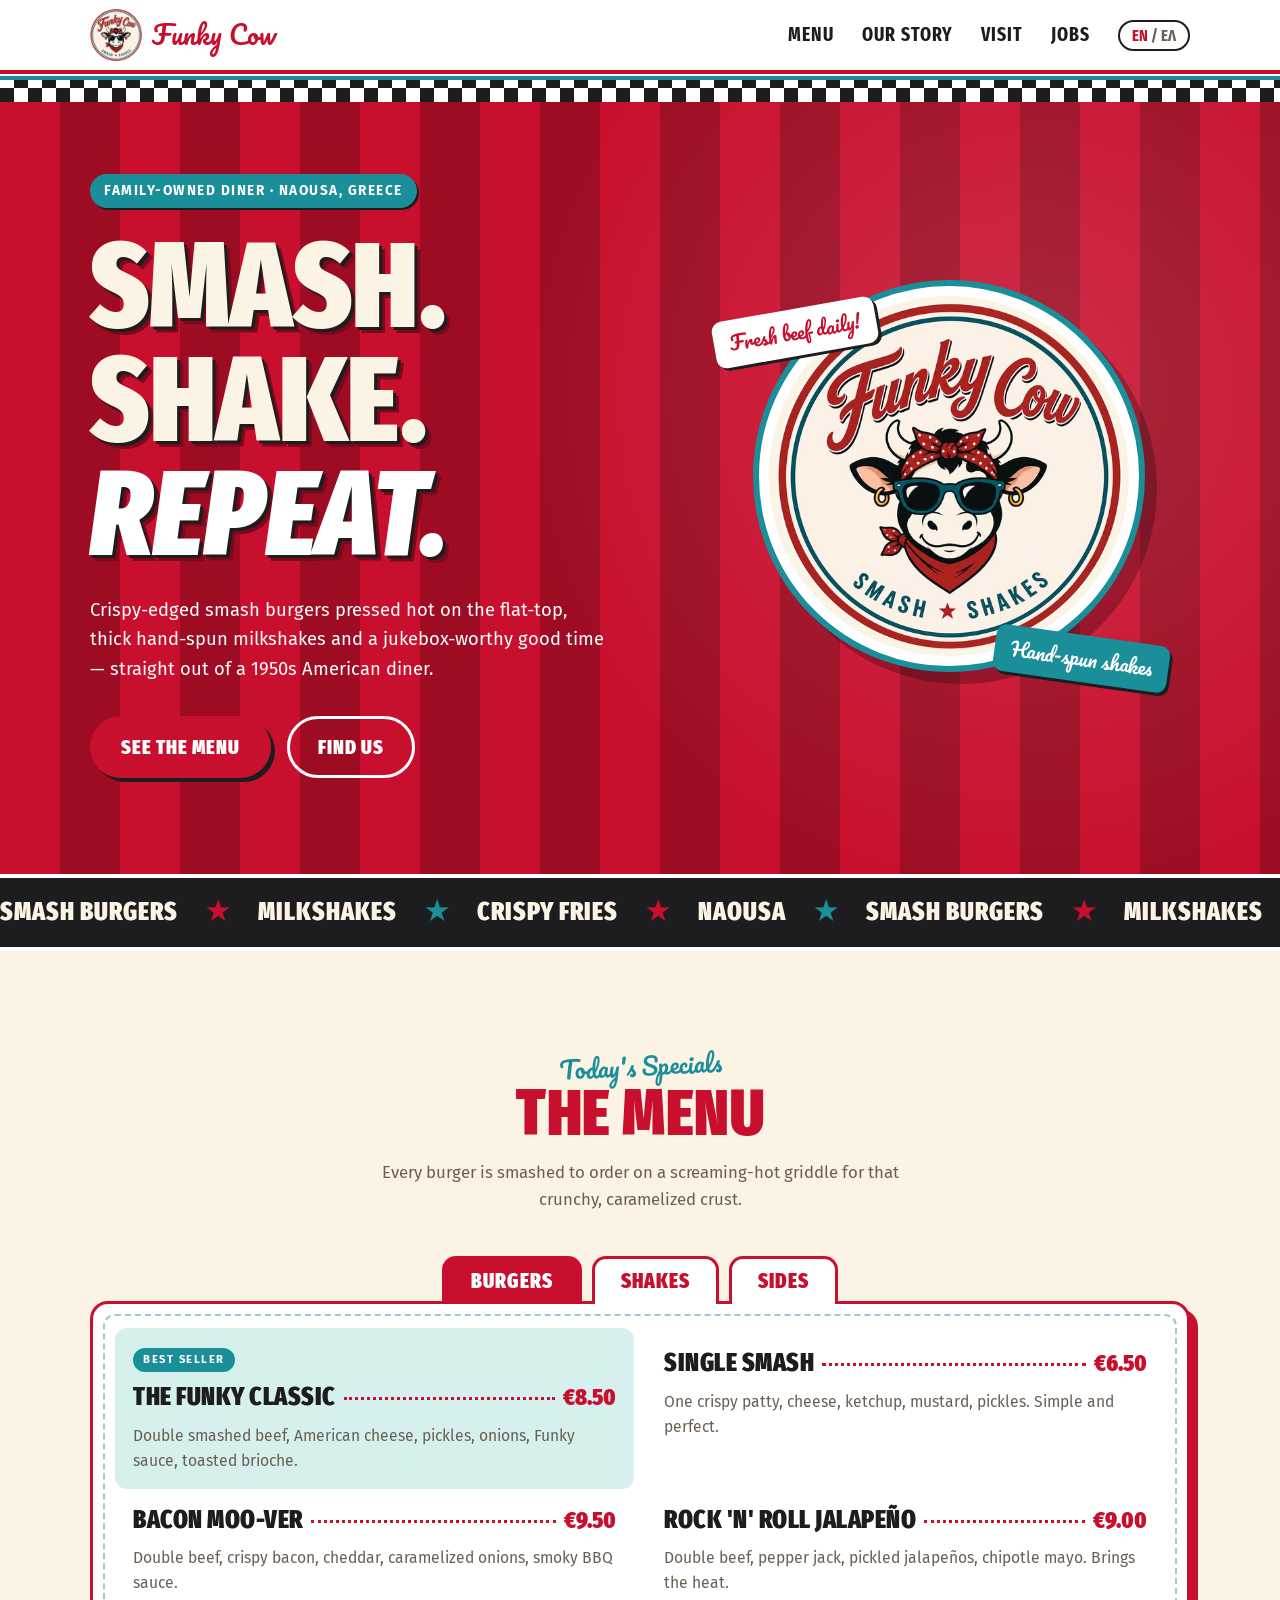
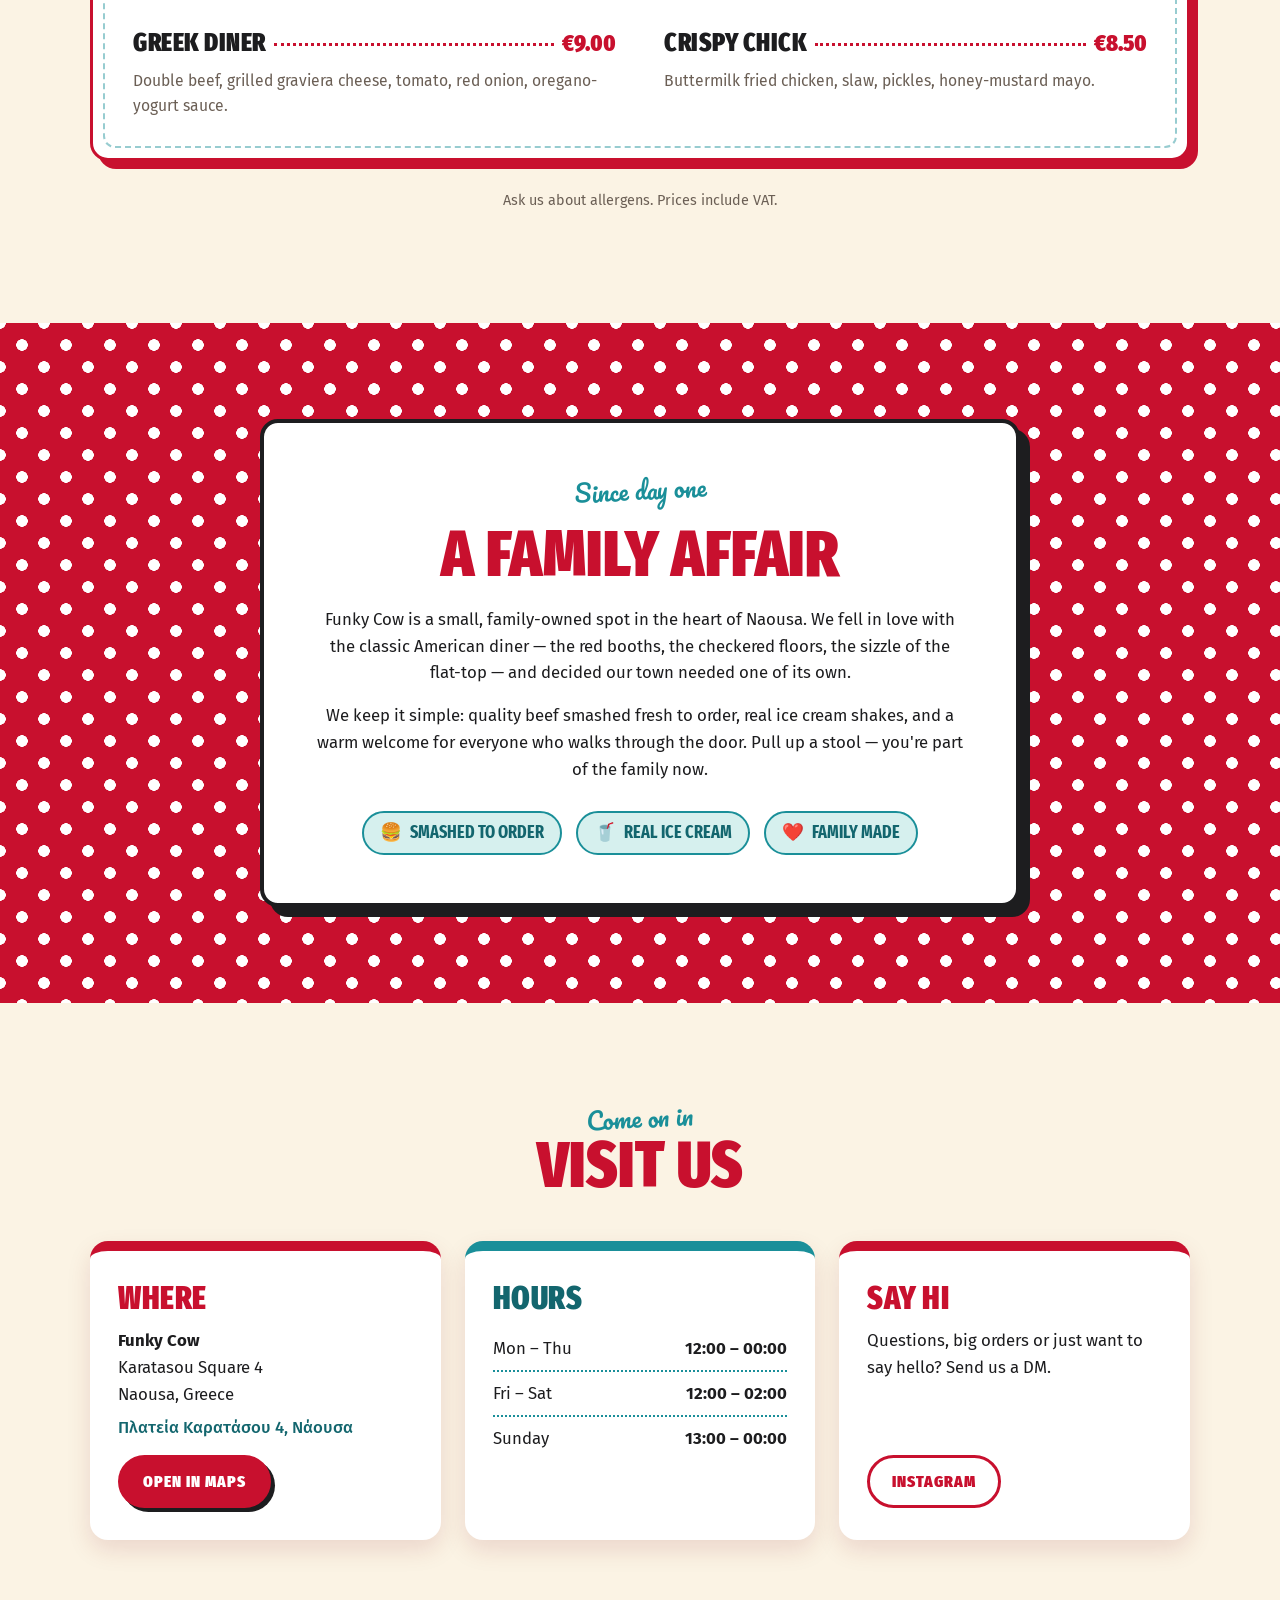
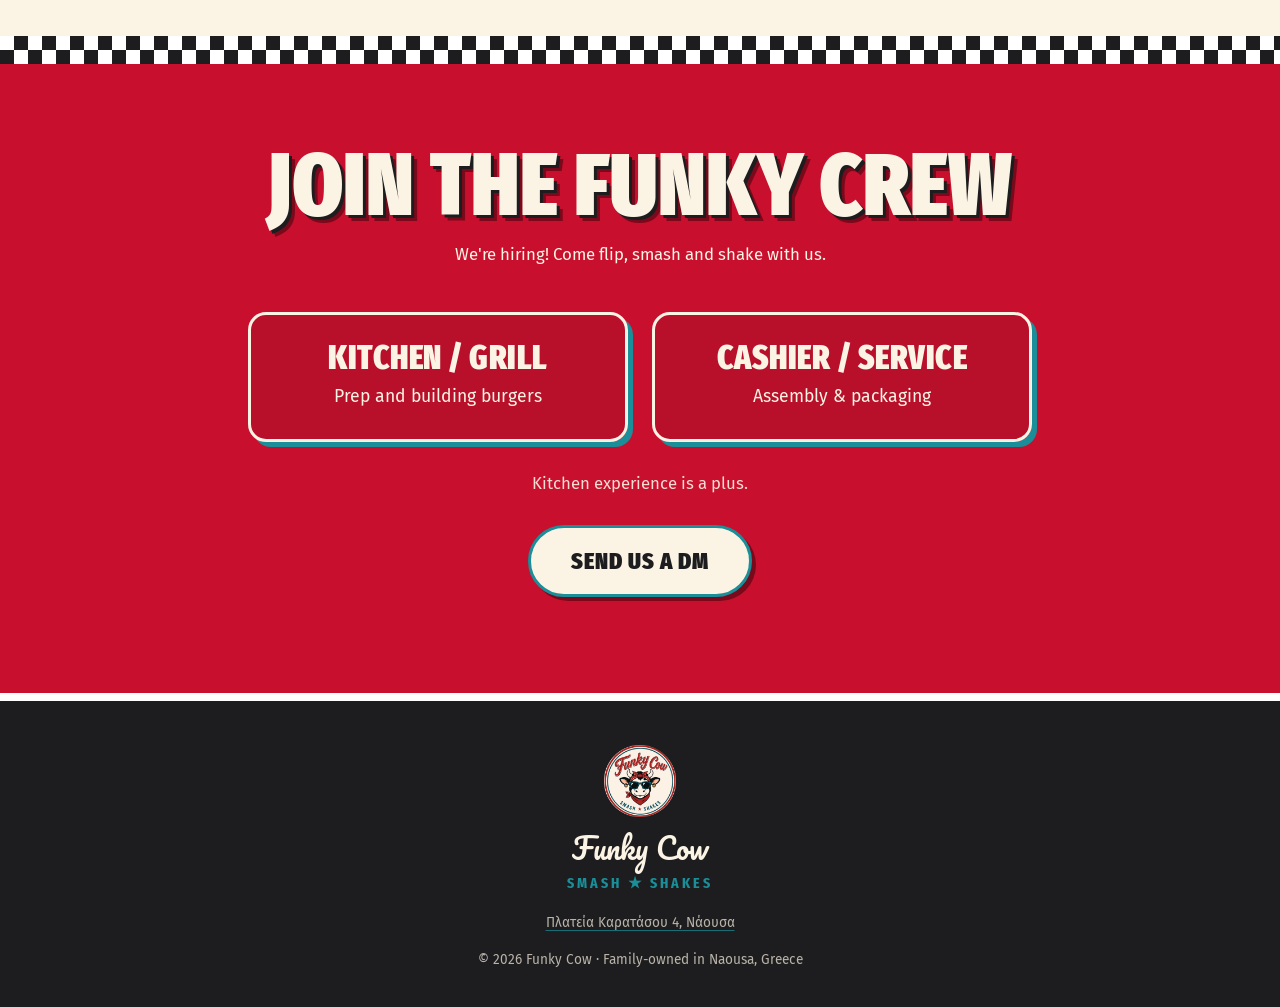
<file: index.html>
<!doctype html>
<html lang="en">
<head>
  <meta charset="utf-8">
  <meta name="viewport" content="width=device-width, initial-scale=1">
  <title>Funky Cow · Smash & Shakes · Naousa</title>
  <meta name="description" content="Funky Cow — a family-owned American diner in Naousa, Greece. Smash burgers, thick milkshakes and crispy fries.">
  <meta name="theme-color" content="#c8102e">
  <link rel="icon" type="image/png" href="assets/favicon.png">
  <link rel="preconnect" href="https://fonts.googleapis.com">
  <link rel="preconnect" href="https://fonts.gstatic.com" crossorigin>
  <link href="https://fonts.googleapis.com/css2?family=Fira+Sans+Extra+Condensed:ital,wght@0,700;0,900;1,900&family=Fira+Sans:wght@400;500;700&family=Pacifico&display=swap" rel="stylesheet">
  <link rel="stylesheet" href="styles.css">
</head>
<body>

  <!-- ============ HEADER ============ -->
  <header class="site-header" id="top">
    <div class="container header-inner">
      <a href="#top" class="brand" aria-label="Funky Cow home">
        <img src="assets/logo.png" alt="" width="52" height="52">
        <span class="brand-name">Funky Cow</span>
      </a>

      <button class="nav-toggle" aria-expanded="false" aria-controls="site-nav" aria-label="Menu">
        <span></span><span></span><span></span>
      </button>

      <nav class="site-nav" id="site-nav">
        <a href="#menu" data-i18n="nav.menu">Menu</a>
        <a href="#story" data-i18n="nav.story">Our Story</a>
        <a href="#visit" data-i18n="nav.visit">Visit</a>
        <a href="#jobs" data-i18n="nav.jobs">Jobs</a>
        <button class="lang-toggle" type="button" aria-label="Switch language">
          <span data-lang="en">EN</span> / <span data-lang="el">ΕΛ</span>
        </button>
      </nav>
    </div>
  </header>

  <main>
    <!-- ============ HERO ============ -->
    <section class="hero">
      <div class="checker checker-top" aria-hidden="true"></div>
      <div class="container hero-inner">
        <div class="hero-copy">
          <p class="eyebrow" data-i18n="hero.eyebrow">Family-owned diner · Naousa, Greece</p>
          <h1 class="hero-title">
            <span data-i18n="hero.l1">Smash.</span>
            <span data-i18n="hero.l2">Shake.</span>
            <span class="accent" data-i18n="hero.l3">Repeat.</span>
          </h1>
          <p class="hero-lead" data-i18n="hero.lead">
            Crispy-edged smash burgers pressed hot on the flat-top, thick hand-spun milkshakes
            and a jukebox-worthy good time — straight out of a 1950s American diner.
          </p>
          <div class="hero-actions">
            <a href="#menu" class="btn btn-primary" data-i18n="hero.cta1">See the Menu</a>
            <a href="#visit" class="btn btn-ghost" data-i18n="hero.cta2">Find Us</a>
          </div>
        </div>
        <div class="hero-badge">
          <div class="badge-ring">
            <img src="assets/logo.png" alt="Funky Cow logo — a cow in sunglasses and a red polka-dot bandana" width="360" height="360">
          </div>
          <span class="sticker sticker-1" data-i18n="hero.sticker1">Fresh beef daily!</span>
          <span class="sticker sticker-2" data-i18n="hero.sticker2">Hand-spun shakes</span>
        </div>
      </div>
    </section>

    <!-- ============ MARQUEE ============ -->
    <div class="marquee" aria-hidden="true">
      <div class="marquee-track">
        <span>Smash Burgers</span><span>★</span><span>Milkshakes</span><span>★</span><span>Crispy Fries</span><span>★</span><span>Naousa</span><span>★</span>
        <span>Smash Burgers</span><span>★</span><span>Milkshakes</span><span>★</span><span>Crispy Fries</span><span>★</span><span>Naousa</span><span>★</span>
      </div>
    </div>

    <!-- ============ MENU ============ -->
    <section class="section menu" id="menu">
      <div class="container">
        <header class="section-head">
          <p class="script">Today's Specials</p>
          <h2 data-i18n="menu.title">The Menu</h2>
          <p class="section-sub" data-i18n="menu.sub">Every burger is smashed to order on a screaming-hot griddle for that crunchy, caramelized crust.</p>
        </header>

        <div class="tabs" role="tablist" aria-label="Menu categories">
          <button role="tab" aria-selected="true" aria-controls="tab-burgers" id="t-burgers" data-i18n="menu.tab1">Burgers</button>
          <button role="tab" aria-selected="false" aria-controls="tab-shakes" id="t-shakes" tabindex="-1" data-i18n="menu.tab2">Shakes</button>
          <button role="tab" aria-selected="false" aria-controls="tab-sides" id="t-sides" tabindex="-1" data-i18n="menu.tab3">Sides</button>
        </div>

        <div class="menu-board">
          <!-- Burgers -->
          <div class="menu-panel" id="tab-burgers" role="tabpanel" aria-labelledby="t-burgers">
            <article class="menu-item featured">
              <span class="tag" data-i18n="menu.best">Best seller</span>
              <div class="item-head"><h3>The Funky Classic</h3><span class="dots"></span><span class="price">€8.50</span></div>
              <p data-i18n="menu.b1">Double smashed beef, American cheese, pickles, onions, Funky sauce, toasted brioche.</p>
            </article>
            <article class="menu-item">
              <div class="item-head"><h3>Single Smash</h3><span class="dots"></span><span class="price">€6.50</span></div>
              <p data-i18n="menu.b2">One crispy patty, cheese, ketchup, mustard, pickles. Simple and perfect.</p>
            </article>
            <article class="menu-item">
              <div class="item-head"><h3>Bacon Moo-ver</h3><span class="dots"></span><span class="price">€9.50</span></div>
              <p data-i18n="menu.b3">Double beef, crispy bacon, cheddar, caramelized onions, smoky BBQ sauce.</p>
            </article>
            <article class="menu-item">
              <div class="item-head"><h3>Rock 'n' Roll Jalapeño</h3><span class="dots"></span><span class="price">€9.00</span></div>
              <p data-i18n="menu.b4">Double beef, pepper jack, pickled jalapeños, chipotle mayo. Brings the heat.</p>
            </article>
            <article class="menu-item">
              <div class="item-head"><h3>Greek Diner</h3><span class="dots"></span><span class="price">€9.00</span></div>
              <p data-i18n="menu.b5">Double beef, grilled graviera cheese, tomato, red onion, oregano-yogurt sauce.</p>
            </article>
            <article class="menu-item">
              <div class="item-head"><h3>Crispy Chick</h3><span class="dots"></span><span class="price">€8.50</span></div>
              <p data-i18n="menu.b6">Buttermilk fried chicken, slaw, pickles, honey-mustard mayo.</p>
            </article>
          </div>

          <!-- Shakes -->
          <div class="menu-panel" id="tab-shakes" role="tabpanel" aria-labelledby="t-shakes" hidden>
            <article class="menu-item featured">
              <span class="tag" data-i18n="menu.fav">Fan favorite</span>
              <div class="item-head"><h3>Strawberry Cow</h3><span class="dots"></span><span class="price">€5.50</span></div>
              <p data-i18n="menu.s1">Real strawberries, vanilla ice cream, whipped cream and a cherry on top.</p>
            </article>
            <article class="menu-item">
              <div class="item-head"><h3>Classic Vanilla</h3><span class="dots"></span><span class="price">€5.00</span></div>
              <p data-i18n="menu.s2">Thick, creamy, old-school vanilla bean.</p>
            </article>
            <article class="menu-item">
              <div class="item-head"><h3>Triple Chocolate</h3><span class="dots"></span><span class="price">€5.50</span></div>
              <p data-i18n="menu.s3">Chocolate ice cream, fudge swirl, chocolate chunks.</p>
            </article>
            <article class="menu-item">
              <div class="item-head"><h3>Cookies & Cream</h3><span class="dots"></span><span class="price">€5.50</span></div>
              <p data-i18n="menu.s4">Crushed cookies blended into vanilla, extra crumbs on top.</p>
            </article>
            <article class="menu-item">
              <div class="item-head"><h3>Salted Caramel Pretzel</h3><span class="dots"></span><span class="price">€6.00</span></div>
              <p data-i18n="menu.s5">Caramel ice cream, sea salt, crunchy pretzel pieces.</p>
            </article>
            <article class="menu-item">
              <div class="item-head"><h3>Pistachio Dream</h3><span class="dots"></span><span class="price">€6.00</span></div>
              <p data-i18n="menu.s6">Aegina pistachio cream, vanilla, crushed pistachios.</p>
            </article>
          </div>

          <!-- Sides -->
          <div class="menu-panel" id="tab-sides" role="tabpanel" aria-labelledby="t-sides" hidden>
            <article class="menu-item featured">
              <span class="tag" data-i18n="menu.must">Must try</span>
              <div class="item-head"><h3>Funky Fries</h3><span class="dots"></span><span class="price">€4.50</span></div>
              <p data-i18n="menu.f1">Loaded with cheese sauce, crispy onions and Funky sauce.</p>
            </article>
            <article class="menu-item">
              <div class="item-head"><h3>Classic Fries</h3><span class="dots"></span><span class="price">€3.00</span></div>
              <p data-i18n="menu.f2">Golden, crispy, salted just right.</p>
            </article>
            <article class="menu-item">
              <div class="item-head"><h3>Onion Rings</h3><span class="dots"></span><span class="price">€4.00</span></div>
              <p data-i18n="menu.f3">Beer-battered and served with ranch.</p>
            </article>
            <article class="menu-item">
              <div class="item-head"><h3>Nuggets (6)</h3><span class="dots"></span><span class="price">€4.50</span></div>
              <p data-i18n="menu.f4">Crispy chicken bites with your choice of dip.</p>
            </article>
            <article class="menu-item">
              <div class="item-head"><h3>Soft Drinks</h3><span class="dots"></span><span class="price">€2.00</span></div>
              <p data-i18n="menu.f5">Cola, lemonade, orange soda or water.</p>
            </article>
            <article class="menu-item">
              <div class="item-head"><h3 data-i18n="menu.combo">Make it a Combo</h3><span class="dots"></span><span class="price">+€4.00</span></div>
              <p data-i18n="menu.f6">Add classic fries and a soft drink to any burger.</p>
            </article>
          </div>
        </div>
        <p class="menu-note" data-i18n="menu.note">Ask us about allergens. Prices include VAT.</p>
      </div>
    </section>

    <!-- ============ STORY ============ -->
    <section class="section story" id="story">
      <div class="container story-inner">
        <div class="story-card">
          <p class="script">Since day one</p>
          <h2 data-i18n="story.title">A Family Affair</h2>
          <p data-i18n="story.p1">
            Funky Cow is a small, family-owned spot in the heart of Naousa. We fell in love with
            the classic American diner — the red booths, the checkered floors, the sizzle of the
            flat-top — and decided our town needed one of its own.
          </p>
          <p data-i18n="story.p2">
            We keep it simple: quality beef smashed fresh to order, real ice cream shakes, and a
            warm welcome for everyone who walks through the door. Pull up a stool — you're part
            of the family now.
          </p>
          <ul class="features">
            <li><span class="icon" aria-hidden="true">🍔</span><span data-i18n="story.f1">Smashed to order</span></li>
            <li><span class="icon" aria-hidden="true">🥤</span><span data-i18n="story.f2">Real ice cream</span></li>
            <li><span class="icon" aria-hidden="true">❤️</span><span data-i18n="story.f3">Family made</span></li>
          </ul>
        </div>
      </div>
    </section>

    <!-- ============ VISIT ============ -->
    <section class="section visit" id="visit">
      <div class="container">
        <header class="section-head">
          <p class="script">Come on in</p>
          <h2 data-i18n="visit.title">Visit Us</h2>
        </header>
        <div class="visit-grid">
          <div class="visit-card">
            <h3 data-i18n="visit.where">Where</h3>
            <address class="addr"><strong>Funky Cow</strong><br><span data-i18n="visit.addr1">Karatasou Square 4</span><br><span data-i18n="visit.addr2">Naousa, Greece</span><br><span class="addr-gr" lang="el">Πλατεία Καρατάσου 4, Νάουσα</span></address>
            <a class="btn btn-primary" href="https://maps.app.goo.gl/72A8ocLNgqfZgDWR8" target="_blank" rel="noopener" data-i18n="visit.map">Open in Maps</a>
          </div>
          <div class="visit-card">
            <h3 data-i18n="visit.hours">Hours</h3>
            <ul class="hours">
              <li><span data-i18n="visit.d1">Mon – Thu</span><span>12:00 – 00:00</span></li>
              <li><span data-i18n="visit.d2">Fri – Sat</span><span>12:00 – 02:00</span></li>
              <li><span data-i18n="visit.d3">Sunday</span><span>13:00 – 00:00</span></li>
            </ul>
          </div>
          <div class="visit-card">
            <h3 data-i18n="visit.say">Say hi</h3>
            <p data-i18n="visit.dm">Questions, big orders or just want to say hello? Send us a DM.</p>
            <a class="btn btn-ghost-dark" href="https://instagram.com/" target="_blank" rel="noopener">Instagram</a>
          </div>
        </div>
      </div>
    </section>

    <!-- ============ JOBS ============ -->
    <section class="section jobs" id="jobs">
      <div class="checker checker-top" aria-hidden="true"></div>
      <div class="container">
        <header class="section-head light">
          <h2 class="jobs-title" data-i18n="jobs.title">Join the Funky Crew</h2>
          <p class="section-sub" data-i18n="jobs.sub">We're hiring! Come flip, smash and shake with us.</p>
        </header>
        <div class="jobs-grid">
          <div class="job-card">
            <h3 data-i18n="jobs.r1">Kitchen / Grill</h3>
            <p data-i18n="jobs.r1d">Prep and building burgers</p>
          </div>
          <div class="job-card">
            <h3 data-i18n="jobs.r2">Cashier / Service</h3>
            <p data-i18n="jobs.r2d">Assembly & packaging</p>
          </div>
        </div>
        <p class="jobs-note" data-i18n="jobs.note">Kitchen experience is a plus.</p>
        <div class="jobs-cta">
          <a class="btn btn-cream" href="https://instagram.com/" target="_blank" rel="noopener" data-i18n="jobs.cta">Send us a DM</a>
        </div>
      </div>
    </section>
  </main>

  <!-- ============ FOOTER ============ -->
  <footer class="site-footer">
    <div class="container footer-inner">
      <img src="assets/logo.png" alt="" width="72" height="72">
      <p class="footer-brand">Funky Cow <span>Smash ★ Shakes</span></p>
      <p class="footer-small"><a href="https://maps.app.goo.gl/72A8ocLNgqfZgDWR8" target="_blank" rel="noopener">Πλατεία Καρατάσου 4, Νάουσα</a></p>
      <p class="footer-small">© <span id="year">2026</span> Funky Cow · <span data-i18n="footer.made">Family-owned in Naousa, Greece</span></p>
    </div>
  </footer>

  <script src="script.js"></script>
</body>
</html>
</file>
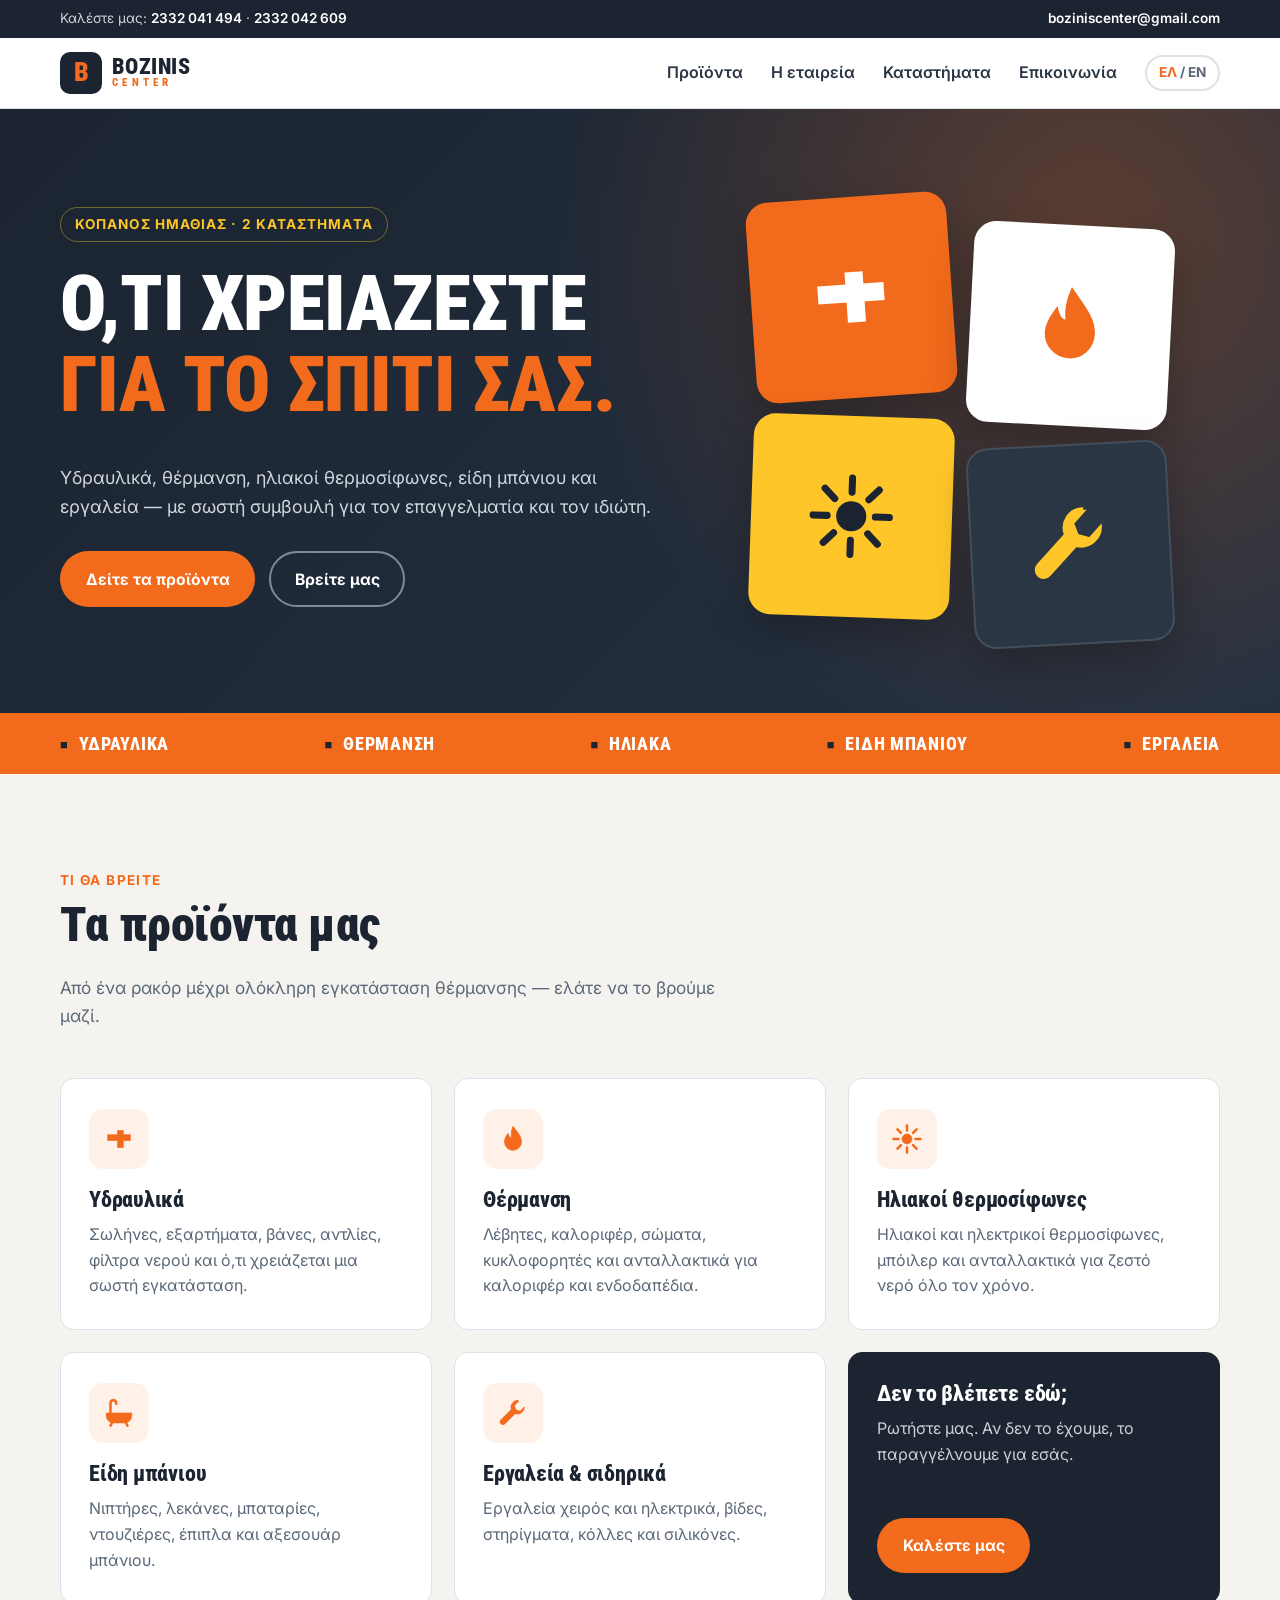
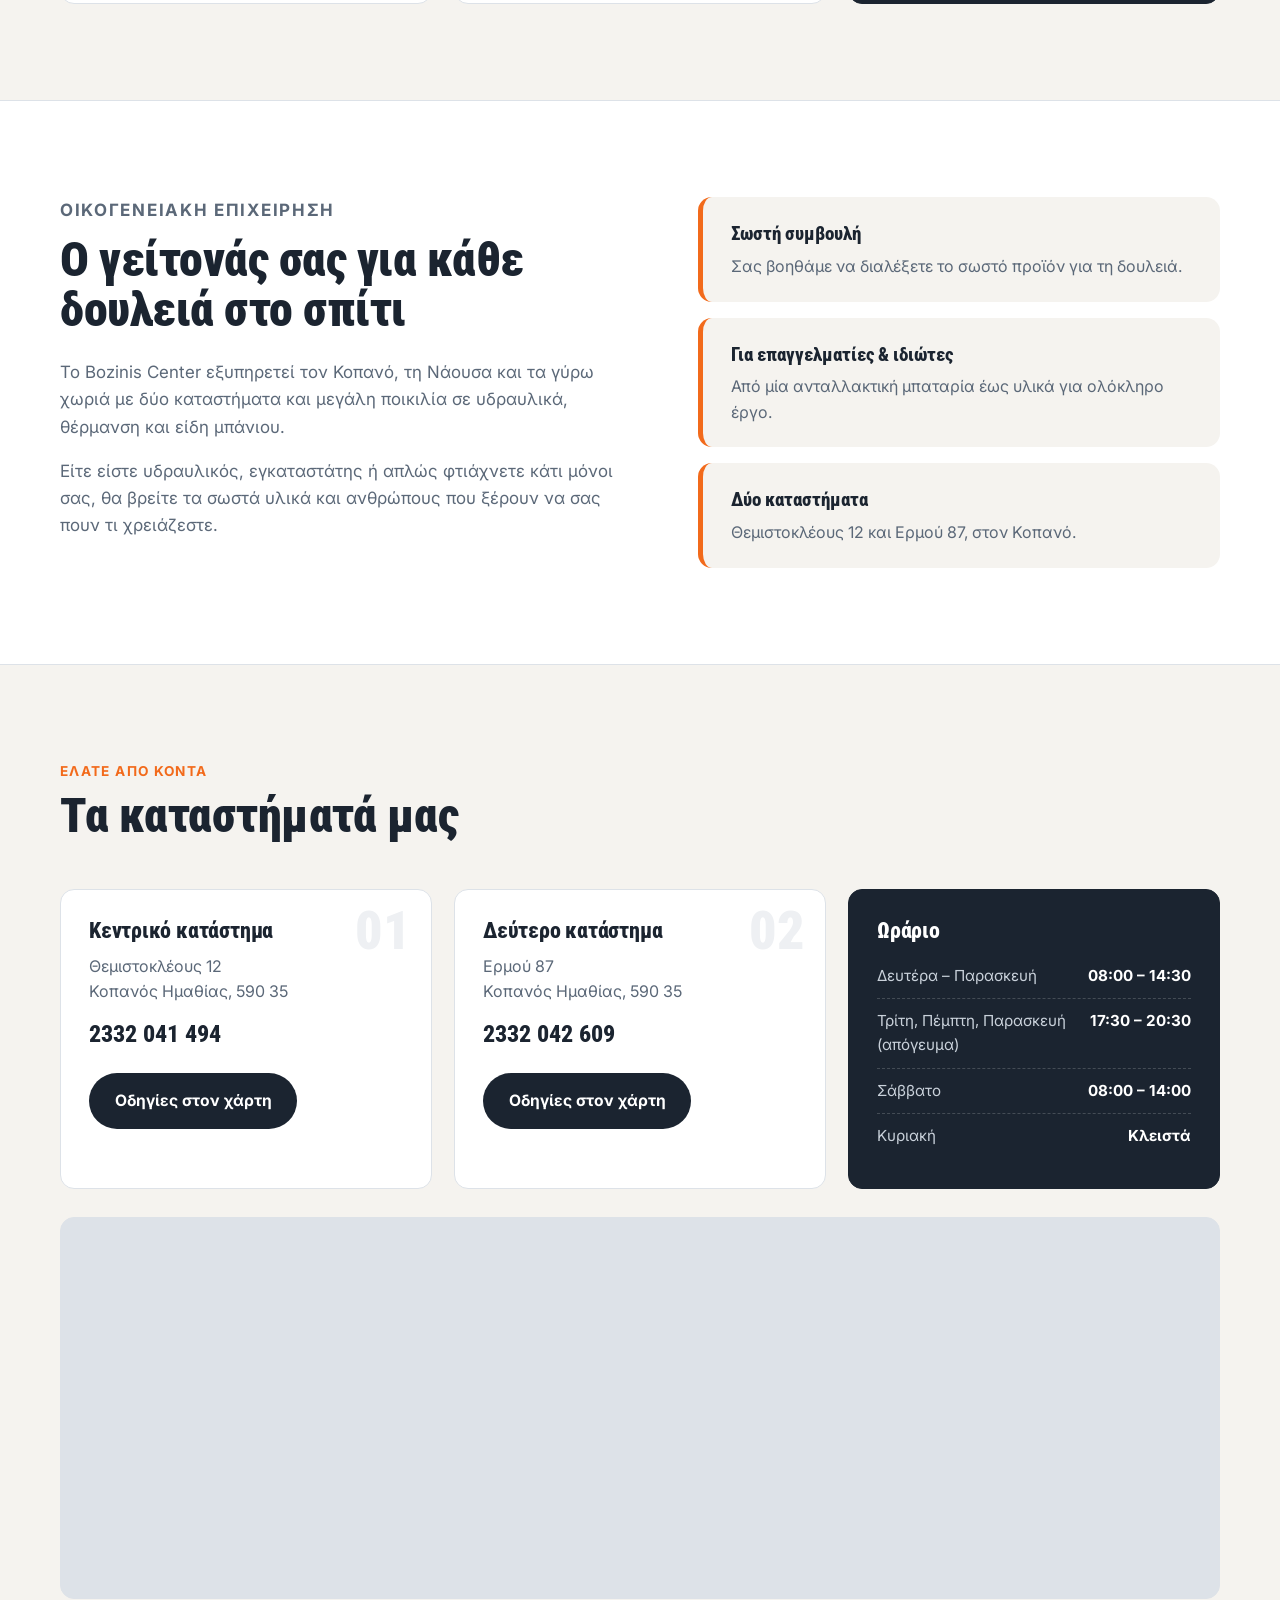
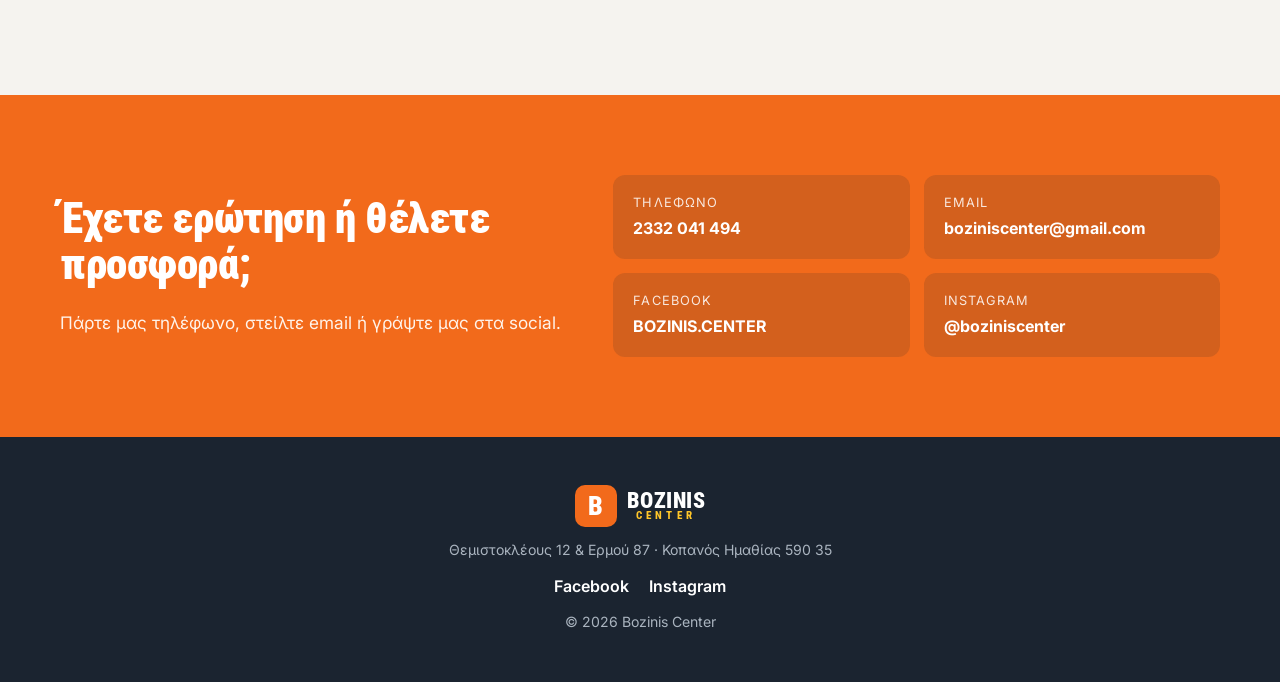
<file: bozinis/index.html>
<!doctype html>
<html lang="el">
<head>
  <meta charset="utf-8">
  <meta name="viewport" content="width=device-width, initial-scale=1">
  <title>Bozinis Center · Κοπανός Ημαθίας</title>
  <meta name="description" content="Bozinis Center — υδραυλικά, θέρμανση, ηλιακοί θερμοσίφωνες, είδη μπάνιου και εργαλεία στον Κοπανό Ημαθίας. Δύο καταστήματα, Θεμιστοκλέους 12 και Ερμού 87.">
  <meta name="theme-color" content="#1b2430">
  <link rel="icon" href="data:image/svg+xml,%3Csvg xmlns='http://www.w3.org/2000/svg' viewBox='0 0 64 64'%3E%3Crect width='64' height='64' rx='12' fill='%231b2430'/%3E%3Ctext x='32' y='44' font-family='Arial Black,Arial' font-weight='900' font-size='34' text-anchor='middle' fill='%23f26a1b'%3EB%3C/text%3E%3C/svg%3E">
  <link rel="preconnect" href="https://fonts.googleapis.com">
  <link rel="preconnect" href="https://fonts.gstatic.com" crossorigin>
  <link href="https://fonts.googleapis.com/css2?family=Roboto+Condensed:wght@700;800;900&family=Inter:wght@400;500;600;700&display=swap" rel="stylesheet">
  <link rel="stylesheet" href="styles.css">
</head>
<body>

  <!-- ============ TOP BAR ============ -->
  <div class="topbar">
    <div class="container topbar-inner">
      <span><span data-i18n="top.call">Καλέστε μας:</span> <a href="tel:+302332041494">2332 041 494</a> · <a href="tel:+302332042609">2332 042 609</a></span>
      <a class="topbar-mail" href="mailto:boziniscenter@gmail.com">boziniscenter@gmail.com</a>
    </div>
  </div>

  <!-- ============ HEADER ============ -->
  <header class="site-header" id="top">
    <div class="container header-inner">
      <a href="#top" class="brand" aria-label="Bozinis Center">
        <span class="brand-mark" aria-hidden="true">B</span>
        <span class="brand-text">BOZINIS<span>CENTER</span></span>
      </a>

      <button class="nav-toggle" aria-expanded="false" aria-controls="site-nav" aria-label="Μενού">
        <span></span><span></span><span></span>
      </button>

      <nav class="site-nav" id="site-nav">
        <a href="#products" data-i18n="nav.products">Προϊόντα</a>
        <a href="#about" data-i18n="nav.about">Η εταιρεία</a>
        <a href="#stores" data-i18n="nav.stores">Καταστήματα</a>
        <a href="#contact" data-i18n="nav.contact">Επικοινωνία</a>
        <button class="lang-toggle" type="button" aria-label="Αλλαγή γλώσσας / Switch language">
          <span data-lang="el">ΕΛ</span> / <span data-lang="en">EN</span>
        </button>
      </nav>
    </div>
  </header>

  <main>
    <!-- ============ HERO ============ -->
    <section class="hero">
      <div class="container hero-inner">
        <div class="hero-copy">
          <p class="eyebrow" data-i18n="hero.eyebrow">Κοπανός Ημαθίας · 2 καταστήματα</p>
          <h1 class="hero-title">
            <span data-i18n="hero.l1">Ό,τι χρειάζεστε</span>
            <span class="accent" data-i18n="hero.l2">για το σπίτι σας.</span>
          </h1>
          <p class="hero-lead" data-i18n="hero.lead">
            Υδραυλικά, θέρμανση, ηλιακοί θερμοσίφωνες, είδη μπάνιου και εργαλεία — με σωστή
            συμβουλή για τον επαγγελματία και τον ιδιώτη.
          </p>
          <div class="hero-actions">
            <a href="#products" class="btn btn-primary" data-i18n="hero.cta1">Δείτε τα προϊόντα</a>
            <a href="#stores" class="btn btn-ghost" data-i18n="hero.cta2">Βρείτε μας</a>
          </div>
        </div>

        <div class="hero-grid" aria-hidden="true">
          <div class="tile tile-a"><svg viewBox="0 0 48 48"><path d="M8 18h14v-6h8v6h10v8H30v10h-8V26H8z"/></svg></div>
          <div class="tile tile-b"><svg viewBox="0 0 48 48"><path d="M24 6c6 8 12 14 12 22a12 12 0 0 1-24 0c0-5 3-9 5-12 1 4 3 6 5 6-1-6 0-11 2-16z"/></svg></div>
          <div class="tile tile-c"><svg viewBox="0 0 48 48"><circle cx="24" cy="24" r="7"/><path d="M24 5v7M24 36v7M5 24h7M36 24h7M10.5 10.5l5 5M32.5 32.5l5 5M37.5 10.5l-5 5M15.5 32.5l-5 5" stroke-width="3.5" stroke-linecap="round"/></svg></div>
          <div class="tile tile-d"><svg viewBox="0 0 48 48"><path d="M31 6a10 10 0 0 0-9.5 13L7 33.5a4 4 0 0 0 5.7 5.7L27 25a10 10 0 0 0 13-9.6l-6 6-6-2-2-6 6-6c-.3 0-.6-.1-1-.1z"/></svg></div>
        </div>
      </div>
    </section>

    <!-- ============ STRIP ============ -->
    <div class="strip">
      <div class="container strip-inner">
        <span data-i18n="strip.1">Υδραυλικά</span>
        <span data-i18n="strip.2">Θέρμανση</span>
        <span data-i18n="strip.3">Ηλιακά</span>
        <span data-i18n="strip.4">Είδη μπάνιου</span>
        <span data-i18n="strip.5">Εργαλεία</span>
      </div>
    </div>

    <!-- ============ PRODUCTS ============ -->
    <section class="section products" id="products">
      <div class="container">
        <header class="section-head">
          <p class="kicker" data-i18n="prod.kicker">Τι θα βρείτε</p>
          <h2 data-i18n="prod.title">Τα προϊόντα μας</h2>
          <p class="section-sub" data-i18n="prod.sub">Από ένα ρακόρ μέχρι ολόκληρη εγκατάσταση θέρμανσης — ελάτε να το βρούμε μαζί.</p>
        </header>

        <div class="cat-grid">
          <article class="cat">
            <div class="cat-icon"><svg viewBox="0 0 48 48" aria-hidden="true"><path d="M8 18h14v-6h8v6h10v8H30v10h-8V26H8z"/></svg></div>
            <h3 data-i18n="prod.c1">Υδραυλικά</h3>
            <p data-i18n="prod.c1d">Σωλήνες, εξαρτήματα, βάνες, αντλίες, φίλτρα νερού και ό,τι χρειάζεται μια σωστή εγκατάσταση.</p>
          </article>
          <article class="cat">
            <div class="cat-icon"><svg viewBox="0 0 48 48" aria-hidden="true"><path d="M24 6c6 8 12 14 12 22a12 12 0 0 1-24 0c0-5 3-9 5-12 1 4 3 6 5 6-1-6 0-11 2-16z"/></svg></div>
            <h3 data-i18n="prod.c2">Θέρμανση</h3>
            <p data-i18n="prod.c2d">Λέβητες, καλοριφέρ, σώματα, κυκλοφορητές και ανταλλακτικά για καλοριφέρ και ενδοδαπέδια.</p>
          </article>
          <article class="cat">
            <div class="cat-icon"><svg viewBox="0 0 48 48" aria-hidden="true"><circle cx="24" cy="24" r="7"/><path d="M24 5v7M24 36v7M5 24h7M36 24h7M10.5 10.5l5 5M32.5 32.5l5 5M37.5 10.5l-5 5M15.5 32.5l-5 5" stroke-width="3.5" stroke-linecap="round"/></svg></div>
            <h3 data-i18n="prod.c3">Ηλιακοί θερμοσίφωνες</h3>
            <p data-i18n="prod.c3d">Ηλιακοί και ηλεκτρικοί θερμοσίφωνες, μπόιλερ και ανταλλακτικά για ζεστό νερό όλο τον χρόνο.</p>
          </article>
          <article class="cat">
            <div class="cat-icon"><svg viewBox="0 0 48 48" aria-hidden="true"><path d="M6 24h36v4a10 10 0 0 1-10 10H16A10 10 0 0 1 6 28z"/><path class="line" d="M12 24V10a4 4 0 0 1 8 0v1M14 38l-2 4M34 38l2 4" stroke-width="3.5" stroke-linecap="round"/></svg></div>
            <h3 data-i18n="prod.c4">Είδη μπάνιου</h3>
            <p data-i18n="prod.c4d">Νιπτήρες, λεκάνες, μπαταρίες, ντουζιέρες, έπιπλα και αξεσουάρ μπάνιου.</p>
          </article>
          <article class="cat">
            <div class="cat-icon"><svg viewBox="0 0 48 48" aria-hidden="true"><path d="M31 6a10 10 0 0 0-9.5 13L7 33.5a4 4 0 0 0 5.7 5.7L27 25a10 10 0 0 0 13-9.6l-6 6-6-2-2-6 6-6c-.3 0-.6-.1-1-.1z"/></svg></div>
            <h3 data-i18n="prod.c5">Εργαλεία &amp; σιδηρικά</h3>
            <p data-i18n="prod.c5d">Εργαλεία χειρός και ηλεκτρικά, βίδες, στηρίγματα, κόλλες και σιλικόνες.</p>
          </article>
          <article class="cat cat-cta">
            <h3 data-i18n="prod.c6">Δεν το βλέπετε εδώ;</h3>
            <p data-i18n="prod.c6d">Ρωτήστε μας. Αν δεν το έχουμε, το παραγγέλνουμε για εσάς.</p>
            <a class="btn btn-primary" href="tel:+302332041494" data-i18n="prod.c6b">Καλέστε μας</a>
          </article>
        </div>
      </div>
    </section>

    <!-- ============ ABOUT ============ -->
    <section class="section about" id="about">
      <div class="container about-inner">
        <div class="about-copy">
          <p class="kicker" data-i18n="about.kicker">Οικογενειακή επιχείρηση</p>
          <h2 data-i18n="about.title">Ο γείτονάς σας για κάθε δουλειά στο σπίτι</h2>
          <p data-i18n="about.p1">
            Το Bozinis Center εξυπηρετεί τον Κοπανό, τη Νάουσα και τα γύρω χωριά με δύο
            καταστήματα και μεγάλη ποικιλία σε υδραυλικά, θέρμανση και είδη μπάνιου.
          </p>
          <p data-i18n="about.p2">
            Είτε είστε υδραυλικός, εγκαταστάτης ή απλώς φτιάχνετε κάτι μόνοι σας, θα βρείτε
            τα σωστά υλικά και ανθρώπους που ξέρουν να σας πουν τι χρειάζεστε.
          </p>
        </div>
        <ul class="perks">
          <li>
            <strong data-i18n="about.f1">Σωστή συμβουλή</strong>
            <span data-i18n="about.f1d">Σας βοηθάμε να διαλέξετε το σωστό προϊόν για τη δουλειά.</span>
          </li>
          <li>
            <strong data-i18n="about.f2">Για επαγγελματίες &amp; ιδιώτες</strong>
            <span data-i18n="about.f2d">Από μία ανταλλακτική μπαταρία έως υλικά για ολόκληρο έργο.</span>
          </li>
          <li>
            <strong data-i18n="about.f3">Δύο καταστήματα</strong>
            <span data-i18n="about.f3d">Θεμιστοκλέους 12 και Ερμού 87, στον Κοπανό.</span>
          </li>
        </ul>
      </div>
    </section>

    <!-- ============ STORES ============ -->
    <section class="section stores" id="stores">
      <div class="container">
        <header class="section-head">
          <p class="kicker" data-i18n="stores.kicker">Ελάτε από κοντά</p>
          <h2 data-i18n="stores.title">Τα καταστήματά μας</h2>
        </header>

        <div class="store-grid">
          <article class="store">
            <span class="store-num">01</span>
            <h3 data-i18n="stores.s1">Κεντρικό κατάστημα</h3>
            <address>
              <span data-i18n="stores.s1a">Θεμιστοκλέους 12</span><br>
              <span data-i18n="stores.city">Κοπανός Ημαθίας, 590 35</span>
            </address>
            <p class="store-phone"><a href="tel:+302332041494">2332 041 494</a></p>
            <a class="btn btn-dark" href="https://www.google.com/maps/search/?api=1&amp;query=%CE%98%CE%B5%CE%BC%CE%B9%CF%83%CF%84%CE%BF%CE%BA%CE%BB%CE%AD%CE%BF%CF%85%CF%82+12%2C+%CE%9A%CE%BF%CF%80%CE%B1%CE%BD%CF%8C%CF%82+590+35" target="_blank" rel="noopener" data-i18n="stores.map">Οδηγίες στον χάρτη</a>
          </article>
          <article class="store">
            <span class="store-num">02</span>
            <h3 data-i18n="stores.s2">Δεύτερο κατάστημα</h3>
            <address>
              <span data-i18n="stores.s2a">Ερμού 87</span><br>
              <span data-i18n="stores.city">Κοπανός Ημαθίας, 590 35</span>
            </address>
            <p class="store-phone"><a href="tel:+302332042609">2332 042 609</a></p>
            <a class="btn btn-dark" href="https://www.google.com/maps/search/?api=1&amp;query=%CE%95%CF%81%CE%BC%CE%BF%CF%8D+87%2C+%CE%9A%CE%BF%CF%80%CE%B1%CE%BD%CF%8C%CF%82+590+35" target="_blank" rel="noopener" data-i18n="stores.map">Οδηγίες στον χάρτη</a>
          </article>
          <article class="store store-hours">
            <h3 data-i18n="stores.hours">Ωράριο</h3>
            <!-- TODO: confirm real opening hours with the store -->
            <ul class="hours">
              <li><span data-i18n="stores.d1">Δευτέρα – Παρασκευή</span><span>08:00 – 14:30</span></li>
              <li><span data-i18n="stores.d2">Τρίτη, Πέμπτη, Παρασκευή (απόγευμα)</span><span>17:30 – 20:30</span></li>
              <li><span data-i18n="stores.d3">Σάββατο</span><span>08:00 – 14:00</span></li>
              <li><span data-i18n="stores.d4">Κυριακή</span><span data-i18n="stores.closed">Κλειστά</span></li>
            </ul>
          </article>
        </div>

        <div class="map-wrap">
          <iframe
            title="Χάρτης — Bozinis Center, Κοπανός"
            src="https://www.google.com/maps?q=%CE%98%CE%B5%CE%BC%CE%B9%CF%83%CF%84%CE%BF%CE%BA%CE%BB%CE%AD%CE%BF%CF%85%CF%82+12%2C+%CE%9A%CE%BF%CF%80%CE%B1%CE%BD%CF%8C%CF%82+590+35&amp;output=embed"
            loading="lazy"
            referrerpolicy="no-referrer-when-downgrade"></iframe>
        </div>
      </div>
    </section>

    <!-- ============ CONTACT ============ -->
    <section class="section contact" id="contact">
      <div class="container contact-inner">
        <div>
          <h2 data-i18n="contact.title">Έχετε ερώτηση ή θέλετε προσφορά;</h2>
          <p data-i18n="contact.sub">Πάρτε μας τηλέφωνο, στείλτε email ή γράψτε μας στα social.</p>
        </div>
        <div class="contact-links">
          <a class="clink" href="tel:+302332041494">
            <span class="clink-label" data-i18n="contact.phone">Τηλέφωνο</span>
            <span class="clink-value">2332 041 494</span>
          </a>
          <a class="clink" href="mailto:boziniscenter@gmail.com">
            <span class="clink-label">Email</span>
            <span class="clink-value">boziniscenter@gmail.com</span>
          </a>
          <a class="clink" href="https://www.facebook.com/BOZINIS.CENTER/" target="_blank" rel="noopener">
            <span class="clink-label">Facebook</span>
            <span class="clink-value">BOZINIS.CENTER</span>
          </a>
          <a class="clink" href="https://www.instagram.com/boziniscenter/" target="_blank" rel="noopener">
            <span class="clink-label">Instagram</span>
            <span class="clink-value">@boziniscenter</span>
          </a>
        </div>
      </div>
    </section>
  </main>

  <!-- ============ FOOTER ============ -->
  <footer class="site-footer">
    <div class="container footer-inner">
      <a href="#top" class="brand brand-light" aria-label="Bozinis Center">
        <span class="brand-mark" aria-hidden="true">B</span>
        <span class="brand-text">BOZINIS<span>CENTER</span></span>
      </a>
      <p class="footer-small" data-i18n="footer.addr">Θεμιστοκλέους 12 &amp; Ερμού 87 · Κοπανός Ημαθίας 590 35</p>
      <p class="footer-social">
        <a href="https://www.facebook.com/BOZINIS.CENTER/" target="_blank" rel="noopener">Facebook</a>
        <a href="https://www.instagram.com/boziniscenter/" target="_blank" rel="noopener">Instagram</a>
      </p>
      <p class="footer-small">© <span id="year">2026</span> Bozinis Center</p>
    </div>
  </footer>

  <script src="script.js"></script>
</body>
</html>
</file>
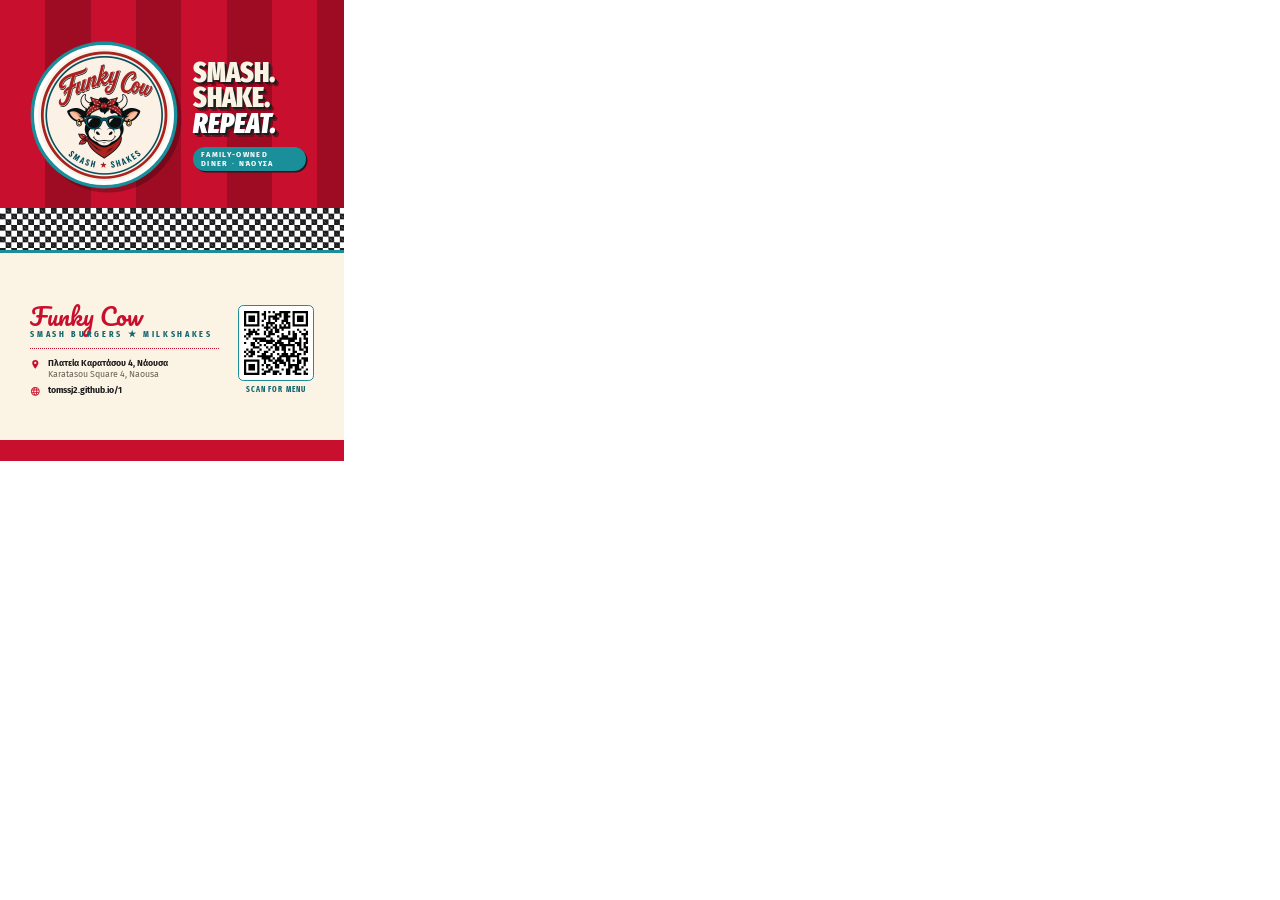
<file: print/business-card.html>
<!doctype html>
<html lang="en">
<head>
<meta charset="utf-8">
<title>Funky Cow — Business Card</title>
<link rel="stylesheet" href="print.css">
<style>
  /*
    Standard EU card: 85 × 55 mm trim, plus 3 mm bleed on every side = 91 × 61 mm pages.
    Keep text inside the 4 mm safe zone (7 mm from the page edge).
    ?sheet → 10 cards per A4 page with cut marks, for printing at home (page 1 fronts, page 2 backs).
  */
  :root { --bleed: 3mm; --w: 85mm; --h: 55mm; }
  @page { size: 91mm 61mm; margin: 0; }

  .card {
    width: calc(var(--w) + 2 * var(--bleed));
    height: calc(var(--h) + 2 * var(--bleed));
    position: relative;
    overflow: hidden;
    page-break-after: always;
    break-after: page;
  }

  /* ---------- Front ---------- */
  .front { display: flex; align-items: center; gap: 5mm; padding: 0 10mm 0 9mm; color: var(--cream); }
  .front .badge {
    width: 37mm; height: 37mm; flex: none; border-radius: 50%;
    background: var(--cream);
    border: 1.3mm solid var(--white);
    box-shadow: 0 0 0 .9mm var(--turq), 1.1mm 1.1mm 0 .9mm rgba(0,0,0,.25);
    display: grid; place-items: center;
  }
  .front .badge img { width: 97%; }
  .front .copy { flex: 1; }
  .front .copy .display { font-size: 21pt; line-height: .92; text-shadow: .5mm .5mm 0 var(--ink), 1mm 1mm 0 var(--red-deep); }
  .front .copy .display em { color: var(--white); }
  .front .copy .pill {
    display: inline-block; margin-top: 2.6mm;
    background: var(--turq); color: var(--white);
    font-size: 5.6pt; font-weight: 700; letter-spacing: 1pt; text-transform: uppercase;
    padding: .8mm 2.2mm; border-radius: 5mm; box-shadow: .4mm .4mm 0 var(--ink);
  }
  .front .checker-strip {
    position: absolute; left: 0; right: 0; bottom: 0; height: 6mm;  /* 3 mm visible after trim */
    background-size: 3mm 3mm; background-position: 0 0, 1.5mm 1.5mm;
  }

  /* ---------- Back ---------- */
  .back { background: var(--cream); display: flex; align-items: center; gap: 5mm; padding: 9mm 8mm 7mm 8mm; }
  .back .checker-strip {
    position: absolute; left: 0; right: 0; top: 0; height: 6mm;
    background-size: 3mm 3mm; background-position: 0 0, 1.5mm 1.5mm;
    border-bottom: .8mm solid var(--turq);
  }
  .back .red-rule { position: absolute; left: 0; right: 0; bottom: 0; height: 5.5mm; background: var(--red); }
  .back .copy { flex: 1; min-width: 0; }
  .back .brand { font-size: 18pt; color: var(--red); line-height: 1.1; }
  .back .tagline { font-family: var(--font-display); font-weight: 700; font-size: 6.6pt; letter-spacing: 2pt; color: var(--turq-dark); text-transform: uppercase; }
  .back .lines { margin-top: 2.4mm; padding-top: 2.2mm; border-top: .35mm dotted var(--red); display: grid; gap: 1.1mm; }
  .back .line { display: flex; gap: 1.8mm; align-items: flex-start; font-size: 6.6pt; line-height: 1.3; }
  .back .line svg { width: 2.8mm; height: 2.8mm; flex: none; margin-top: .2mm; fill: var(--red); }
  .back .line strong { font-weight: 700; }
  .back .line .sub { color: var(--muted); }
  .back .qr { flex: none; text-align: center; }
  .back .qr img { width: 20mm; height: 20mm; background: var(--white); padding: 1.3mm; border-radius: 1.4mm; border: .4mm solid var(--turq); display: block; }
  .back .qr span { display: block; margin-top: 1mm; font-family: var(--font-display); font-weight: 700; font-size: 6pt; letter-spacing: .8pt; text-transform: uppercase; color: var(--turq-dark); }

  /* ---------- A4 sheet mode ---------- */
  body.sheet { width: 210mm; }
  body.sheet .page {
    width: 210mm; height: 297mm; position: relative;
    page-break-after: always; break-after: page;
  }
  body.sheet .page .card { position: absolute; page-break-after: auto; break-after: auto; }
  body.sheet .mark { position: absolute; background: var(--ink); }
</style>
</head>
<body>

<template id="front">
  <section class="card front stripes">
    <div class="badge"><img src="../assets/logo.png" alt="Funky Cow"></div>
    <div class="copy">
      <div class="display">Smash.<br>Shake.<br><em>Repeat.</em></div>
      <span class="pill">Family-owned diner · Νάουσα</span>
    </div>
    <div class="checker checker-strip"></div>
  </section>
</template>

<template id="back">
  <section class="card back">
    <div class="checker checker-strip"></div>
    <div class="copy">
      <div class="script brand">Funky Cow</div>
      <div class="tagline">Smash burgers ★ Milkshakes</div>
      <div class="lines">
        <div class="line">
          <svg viewBox="0 0 24 24" aria-hidden="true"><path d="M12 2a7 7 0 0 0-7 7c0 5.2 7 13 7 13s7-7.8 7-13a7 7 0 0 0-7-7zm0 9.5A2.5 2.5 0 1 1 12 6.5a2.5 2.5 0 0 1 0 5z"/></svg>
          <div><strong>Πλατεία Καρατάσου 4, Νάουσα</strong><br><span class="sub">Karatasou Square 4, Naousa</span></div>
        </div>
        <div class="line">
          <svg viewBox="0 0 24 24" aria-hidden="true"><path d="M12 2a10 10 0 1 0 0 20 10 10 0 0 0 0-20zm6.9 6h-3a15.7 15.7 0 0 0-1.4-3.9A8 8 0 0 1 18.9 8zM12 4c.8 1.2 1.5 2.5 1.9 4h-3.8c.4-1.5 1.1-2.8 1.9-4zM4.3 14a8.2 8.2 0 0 1 0-4h3.4a16.5 16.5 0 0 0 0 4H4.3zm.8 2h3a15.7 15.7 0 0 0 1.4 3.9A8 8 0 0 1 5.1 16zm3-8h-3a8 8 0 0 1 4.4-3.9C7.9 5.3 7.4 6.6 8.1 8zM12 20c-.8-1.2-1.5-2.5-1.9-4h3.8c-.4 1.5-1.1 2.8-1.9 4zm2.3-6H9.7a14.7 14.7 0 0 1 0-4h4.6a14.7 14.7 0 0 1 0 4zm.2 5.9c.6-1.2 1.1-2.5 1.4-3.9h3a8 8 0 0 1-4.4 3.9zM16.3 14a16.5 16.5 0 0 0 0-4h3.4a8.2 8.2 0 0 1 0 4h-3.4z"/></svg>
          <div><strong>tomssj2.github.io/1</strong></div>
        </div>
      </div>
    </div>
    <div class="qr">
      <img src="qr-website.svg" alt="QR code to the Funky Cow website">
      <span>Scan for menu</span>
    </div>
    <div class="red-rule"></div>
  </section>
</template>

<script>
  const front = document.getElementById("front").content;
  const back = document.getElementById("back").content;

  if (!new URLSearchParams(location.search).has("sheet")) {
    // Single card with bleed: page 1 front, page 2 back.
    document.body.append(front.cloneNode(true), back.cloneNode(true));
  } else {
    // 2 × 5 trimmed cards per A4 page, with cut marks. Backs mirror left↔right for duplex printing.
    document.body.classList.add("sheet");
    const style = document.createElement("style");
    style.textContent = "@page { size: 210mm 297mm; margin: 0; }";
    document.head.append(style);

    const W = 85, H = 55, cols = 2, rows = 5;
    const x0 = (210 - cols * W) / 2, y0 = (297 - rows * H) / 2;

    [front, back].forEach((tpl, side) => {
      const page = document.createElement("div");
      page.className = "page";
      for (let r = 0; r < rows; r++) {
        for (let c = 0; c < cols; c++) {
          const col = side ? cols - 1 - c : c;
          const card = tpl.cloneNode(true).firstElementChild;
          // Trim the 3 mm bleed with a clipping wrapper.
          const wrap = document.createElement("div");
          Object.assign(wrap.style, {
            position: "absolute", overflow: "hidden",
            left: x0 + col * W + "mm", top: y0 + r * H + "mm", width: W + "mm", height: H + "mm",
          });
          Object.assign(card.style, { left: "-3mm", top: "-3mm" });
          wrap.append(card);
          page.append(wrap);
        }
      }
      // Cut marks outside the grid.
      const mark = (l, t, w, h) => {
        const m = document.createElement("div");
        m.className = "mark";
        Object.assign(m.style, { left: l + "mm", top: t + "mm", width: w + "mm", height: h + "mm" });
        page.append(m);
      };
      for (let c = 0; c <= cols; c++) {
        const x = x0 + c * W;
        mark(x - 0.1, y0 - 8, 0.2, 5);
        mark(x - 0.1, y0 + rows * H + 3, 0.2, 5);
      }
      for (let r = 0; r <= rows; r++) {
        const y = y0 + r * H;
        mark(x0 - 8, y - 0.1, 5, 0.2);
        mark(x0 + cols * W + 3, y - 0.1, 5, 0.2);
      }
      document.body.append(page);
    });
  }
</script>
</body>
</html>
</file>
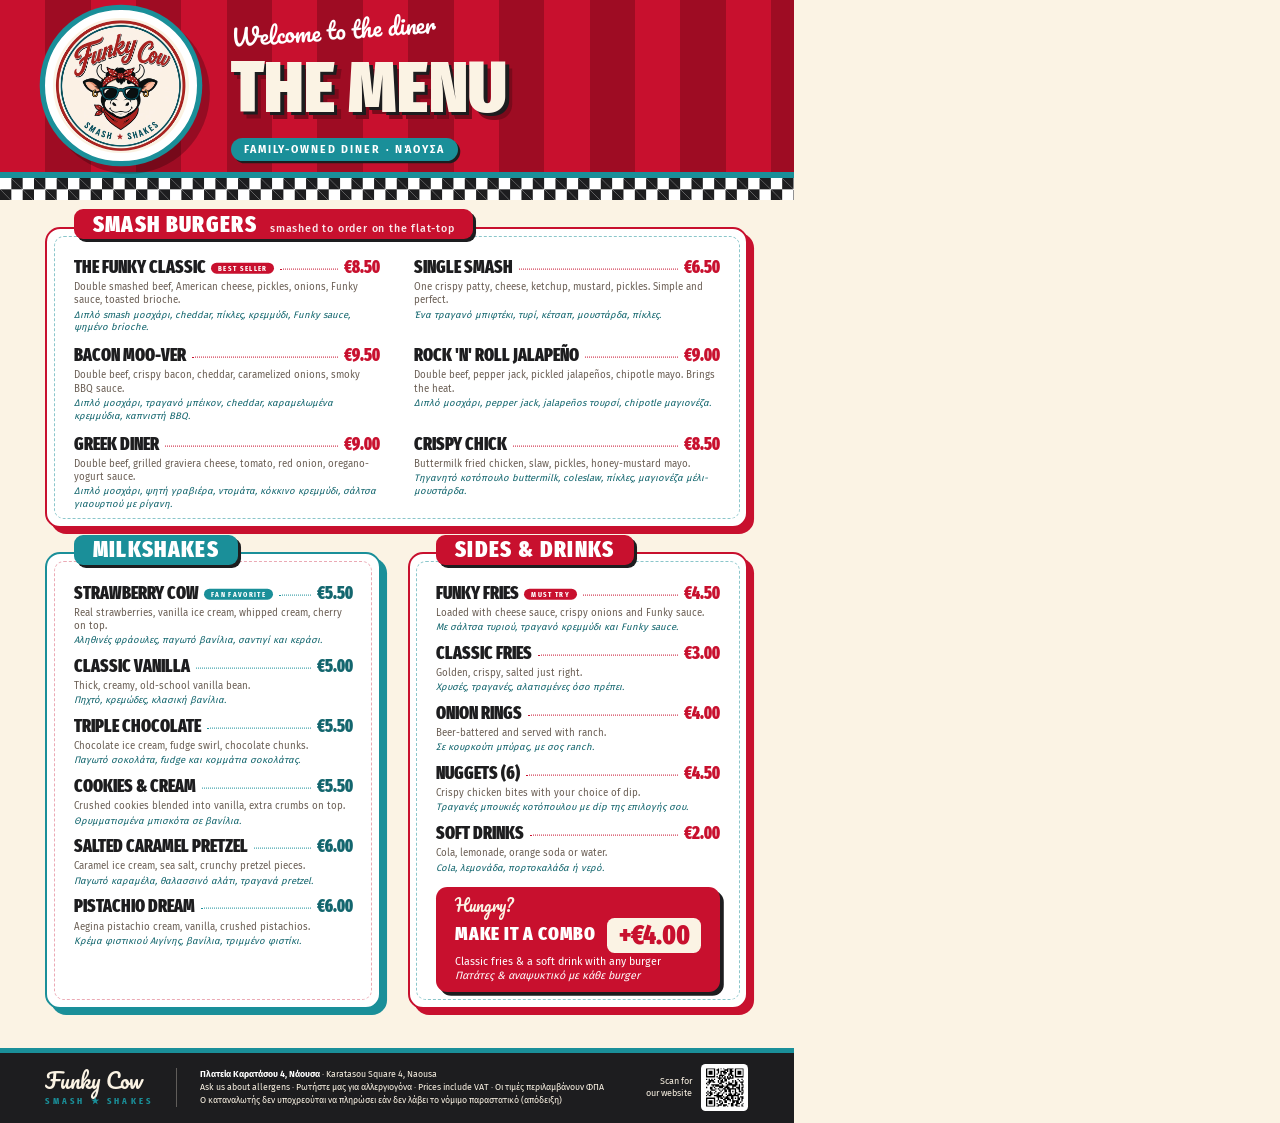
<file: print/menu.html>
<!doctype html>
<html lang="en">
<head>
<meta charset="utf-8">
<title>Funky Cow — Printed Menu (A4)</title>
<link rel="stylesheet" href="print.css">
<style>
  @page { size: 210mm 297mm; margin: 0; }
  html, body { width: 210mm; height: 297mm; }
  body { background: var(--cream); display: flex; flex-direction: column; overflow: hidden; }
  .head, .checker, .foot { flex: none; }

  /* ---------- Header ---------- */
  .head {
    height: 47mm;
    display: flex;
    align-items: center;
    gap: 9mm;
    padding: 0 14mm 0 12mm;
    color: var(--cream);
    border-bottom: 1.6mm solid var(--turq);
  }
  .logo {
    width: 40mm; height: 40mm; flex: none;
    border-radius: 50%;
    background: var(--cream);
    border: 2.2mm solid var(--white);
    box-shadow: 0 0 0 1.4mm var(--turq), 2mm 2mm 0 1.4mm rgba(0,0,0,.25);
    display: grid; place-items: center;
  }
  .logo img { width: 97%; }
  .head-copy { flex: 1; }
  .head-copy .script { font-size: 17pt; color: var(--white); transform: rotate(-4deg); display: inline-block; margin-bottom: 1mm; }
  .head-copy h1 {
    font-size: 54pt;
    letter-spacing: .5pt;
    text-shadow: .9mm .9mm 0 var(--ink), 1.8mm 1.8mm 0 var(--red-deep);
  }
  .pill {
    display: inline-block;
    margin-top: 4mm;
    background: var(--turq);
    color: var(--white);
    font-weight: 700;
    font-size: 8pt;
    letter-spacing: 1.4pt;
    text-transform: uppercase;
    padding: 1.4mm 3.6mm;
    border-radius: 10mm;
    box-shadow: .6mm .6mm 0 var(--ink);
  }

  .checker { height: 6mm; background-size: 6mm 6mm; background-position: 0 0, 3mm 3mm; }

  /* ---------- Body ---------- */
  main { flex: 1; padding: 7mm 12mm 0; display: flex; flex-direction: column; gap: 6.5mm; }

  .board {
    position: relative;
    background: var(--white);
    border: .7mm solid var(--red);
    border-radius: 4mm;
    box-shadow: 1.6mm 1.6mm 0 var(--red);
    padding: 7.5mm 7mm 4mm;
  }
  .board::before {
    content: ""; position: absolute; inset: 1.8mm;
    border: .35mm dashed var(--turq); border-radius: 2.6mm; opacity: .5;
  }
  .board-title {
    position: absolute; top: -5.2mm; left: 7mm;
    background: var(--red); color: var(--white);
    font-size: 17pt; letter-spacing: 1pt;
    padding: 1.2mm 5mm 1mm;
    border-radius: 2.4mm;
    box-shadow: .8mm .8mm 0 var(--ink);
  }
  .board-title small { font-family: var(--font-body); font-weight: 500; font-size: 8pt; letter-spacing: .6pt; margin-left: 2mm; text-transform: none; opacity: .9; }
  .board.turq { border-color: var(--turq); box-shadow: 1.6mm 1.6mm 0 var(--turq); }
  .board.turq::before { border-color: var(--red); opacity: .35; }
  .board.turq .board-title { background: var(--turq); }

  .items { display: grid; grid-template-columns: 1fr 1fr; gap: 3mm 9mm; position: relative; }
  .items.one { grid-template-columns: 1fr; gap: 2.4mm; }
  .item-head { display: flex; align-items: baseline; gap: 1.6mm; }
  .item-head h3 { font-family: var(--font-display); font-weight: 900; text-transform: uppercase; font-size: 13pt; line-height: 1; }
  .dots { flex: 1; border-bottom: .5mm dotted var(--red); transform: translateY(-.9mm); min-width: 4mm; }
  .turq .dots { border-color: var(--turq); }
  .price { font-family: var(--font-display); font-weight: 900; font-size: 13pt; color: var(--red); font-variant-numeric: tabular-nums; }
  .turq .price { color: var(--turq-dark); }
  .en { font-size: 7.3pt; line-height: 1.35; color: var(--muted); margin-top: .8mm; }
  .el { font-size: 7.1pt; line-height: 1.35; color: var(--turq-dark); font-style: italic; margin-top: .3mm; }
  .tag {
    display: inline-block; font-size: 5.6pt; font-weight: 700; letter-spacing: 1pt; text-transform: uppercase;
    background: var(--red); color: var(--white); padding: .5mm 1.8mm; border-radius: 5mm; margin-left: 1.4mm;
    transform: translateY(-.6mm);
  }
  .turq .tag { background: var(--turq); }

  .row { display: grid; grid-template-columns: 1fr 1fr; gap: 7mm; }

  .combo {
    position: relative;
    margin-top: 1mm;
    display: grid; grid-template-columns: 1fr auto; align-items: center; gap: .6mm 3mm;
    background: var(--red); color: var(--white);
    border-radius: 3mm;
    padding: 2.4mm 5mm;
    box-shadow: 1mm 1mm 0 var(--ink);
  }
  .combo .display { font-size: 14pt; white-space: nowrap; letter-spacing: .6pt; }
  .combo p { grid-column: 1 / -1; }
  .combo .script { grid-column: 1 / -1; line-height: 1.2; }
  .combo .script { font-size: 12pt; color: var(--cream); }
  .combo .price-big { white-space: nowrap; font-family: var(--font-display); font-weight: 900; font-size: 20pt; background: var(--cream); color: var(--red); padding: .4mm 3mm; border-radius: 2mm; }
  .combo p { font-size: 8pt; line-height: 1.3; }

  /* ---------- Footer ---------- */
  .foot {
    margin-top: auto;
    background: var(--ink); color: var(--cream);
    border-top: 1.4mm solid var(--turq);
    display: flex; align-items: center; gap: 6mm;
    padding: 3mm 12mm;
  }
  .foot .brand { font-family: var(--font-script); font-size: 16pt; line-height: 1; }
  .foot .brand span { display: block; font-family: var(--font-display); font-weight: 700; font-size: 7pt; letter-spacing: 2.4pt; color: var(--turq); text-transform: uppercase; margin-top: 1.2mm; }
  .foot .info { flex: 1; font-size: 6.6pt; line-height: 1.5; border-left: .3mm solid rgba(251,243,228,.3); padding-left: 6mm; }
  .foot .info strong { color: var(--white); }
  .foot .qr { display: flex; align-items: center; gap: 2.4mm; font-size: 6.8pt; line-height: 1.3; text-align: right; }
  .foot .qr img { width: 12.5mm; height: 12.5mm; background: var(--white); padding: 1.2mm; border-radius: 1.2mm; }
</style>
</head>
<body>

<header class="head stripes">
  <div class="logo"><img src="../assets/logo.png" alt="Funky Cow"></div>
  <div class="head-copy">
    <span class="script">Welcome to the diner</span>
    <h1 class="display">The Menu</h1>
    <span class="pill">Family-owned diner · Νάουσα</span>
  </div>
</header>
<div class="checker"></div>

<main>
  <!-- Burgers -->
  <section class="board">
    <h2 class="board-title display">Smash Burgers <small>smashed to order on the flat-top</small></h2>
    <div class="items">
      <div>
        <div class="item-head"><h3>The Funky Classic<span class="tag">Best seller</span></h3><span class="dots"></span><span class="price">€8.50</span></div>
        <p class="en">Double smashed beef, American cheese, pickles, onions, Funky sauce, toasted brioche.</p>
        <p class="el">Διπλό smash μοσχάρι, cheddar, πίκλες, κρεμμύδι, Funky sauce, ψημένο brioche.</p>
      </div>
      <div>
        <div class="item-head"><h3>Single Smash</h3><span class="dots"></span><span class="price">€6.50</span></div>
        <p class="en">One crispy patty, cheese, ketchup, mustard, pickles. Simple and perfect.</p>
        <p class="el">Ένα τραγανό μπιφτέκι, τυρί, κέτσαπ, μουστάρδα, πίκλες.</p>
      </div>
      <div>
        <div class="item-head"><h3>Bacon Moo-ver</h3><span class="dots"></span><span class="price">€9.50</span></div>
        <p class="en">Double beef, crispy bacon, cheddar, caramelized onions, smoky BBQ sauce.</p>
        <p class="el">Διπλό μοσχάρι, τραγανό μπέικον, cheddar, καραμελωμένα κρεμμύδια, καπνιστή BBQ.</p>
      </div>
      <div>
        <div class="item-head"><h3>Rock 'n' Roll Jalapeño</h3><span class="dots"></span><span class="price">€9.00</span></div>
        <p class="en">Double beef, pepper jack, pickled jalapeños, chipotle mayo. Brings the heat.</p>
        <p class="el">Διπλό μοσχάρι, pepper jack, jalapeños τουρσί, chipotle μαγιονέζα.</p>
      </div>
      <div>
        <div class="item-head"><h3>Greek Diner</h3><span class="dots"></span><span class="price">€9.00</span></div>
        <p class="en">Double beef, grilled graviera cheese, tomato, red onion, oregano-yogurt sauce.</p>
        <p class="el">Διπλό μοσχάρι, ψητή γραβιέρα, ντομάτα, κόκκινο κρεμμύδι, σάλτσα γιαουρτιού με ρίγανη.</p>
      </div>
      <div>
        <div class="item-head"><h3>Crispy Chick</h3><span class="dots"></span><span class="price">€8.50</span></div>
        <p class="en">Buttermilk fried chicken, slaw, pickles, honey-mustard mayo.</p>
        <p class="el">Τηγανητό κοτόπουλο buttermilk, coleslaw, πίκλες, μαγιονέζα μέλι-μουστάρδα.</p>
      </div>
    </div>
  </section>


  <div class="row">
    <!-- Shakes -->
    <section class="board turq">
      <h2 class="board-title display">Milkshakes</h2>
      <div class="items one">
        <div>
          <div class="item-head"><h3>Strawberry Cow<span class="tag">Fan favorite</span></h3><span class="dots"></span><span class="price">€5.50</span></div>
          <p class="en">Real strawberries, vanilla ice cream, whipped cream, cherry on top.</p>
          <p class="el">Αληθινές φράουλες, παγωτό βανίλια, σαντιγί και κεράσι.</p>
        </div>
        <div>
          <div class="item-head"><h3>Classic Vanilla</h3><span class="dots"></span><span class="price">€5.00</span></div>
          <p class="en">Thick, creamy, old-school vanilla bean.</p>
          <p class="el">Πηχτό, κρεμώδες, κλασική βανίλια.</p>
        </div>
        <div>
          <div class="item-head"><h3>Triple Chocolate</h3><span class="dots"></span><span class="price">€5.50</span></div>
          <p class="en">Chocolate ice cream, fudge swirl, chocolate chunks.</p>
          <p class="el">Παγωτό σοκολάτα, fudge και κομμάτια σοκολάτας.</p>
        </div>
        <div>
          <div class="item-head"><h3>Cookies &amp; Cream</h3><span class="dots"></span><span class="price">€5.50</span></div>
          <p class="en">Crushed cookies blended into vanilla, extra crumbs on top.</p>
          <p class="el">Θρυμματισμένα μπισκότα σε βανίλια.</p>
        </div>
        <div>
          <div class="item-head"><h3>Salted Caramel Pretzel</h3><span class="dots"></span><span class="price">€6.00</span></div>
          <p class="en">Caramel ice cream, sea salt, crunchy pretzel pieces.</p>
          <p class="el">Παγωτό καραμέλα, θαλασσινό αλάτι, τραγανά pretzel.</p>
        </div>
        <div>
          <div class="item-head"><h3>Pistachio Dream</h3><span class="dots"></span><span class="price">€6.00</span></div>
          <p class="en">Aegina pistachio cream, vanilla, crushed pistachios.</p>
          <p class="el">Κρέμα φιστικιού Αιγίνης, βανίλια, τριμμένο φιστίκι.</p>
        </div>
      </div>
    </section>

    <!-- Sides -->
    <section class="board">
      <h2 class="board-title display">Sides &amp; Drinks</h2>
      <div class="items one">
        <div>
          <div class="item-head"><h3>Funky Fries<span class="tag">Must try</span></h3><span class="dots"></span><span class="price">€4.50</span></div>
          <p class="en">Loaded with cheese sauce, crispy onions and Funky sauce.</p>
          <p class="el">Με σάλτσα τυριού, τραγανό κρεμμύδι και Funky sauce.</p>
        </div>
        <div>
          <div class="item-head"><h3>Classic Fries</h3><span class="dots"></span><span class="price">€3.00</span></div>
          <p class="en">Golden, crispy, salted just right.</p>
          <p class="el">Χρυσές, τραγανές, αλατισμένες όσο πρέπει.</p>
        </div>
        <div>
          <div class="item-head"><h3>Onion Rings</h3><span class="dots"></span><span class="price">€4.00</span></div>
          <p class="en">Beer-battered and served with ranch.</p>
          <p class="el">Σε κουρκούτι μπύρας, με σος ranch.</p>
        </div>
        <div>
          <div class="item-head"><h3>Nuggets (6)</h3><span class="dots"></span><span class="price">€4.50</span></div>
          <p class="en">Crispy chicken bites with your choice of dip.</p>
          <p class="el">Τραγανές μπουκιές κοτόπουλου με dip της επιλογής σου.</p>
        </div>
        <div>
          <div class="item-head"><h3>Soft Drinks</h3><span class="dots"></span><span class="price">€2.00</span></div>
          <p class="en">Cola, lemonade, orange soda or water.</p>
          <p class="el">Cola, λεμονάδα, πορτοκαλάδα ή νερό.</p>
        </div>
        <div class="combo">
          <span class="script">Hungry?</span>
          <span class="display">Make it a combo</span>
          <span class="price-big">+€4.00</span>
          <p>Classic fries &amp; a soft drink with any burger<br><em>Πατάτες &amp; αναψυκτικό με κάθε burger</em></p>
        </div>
      </div>
    </section>
  </div>
</main>

<footer class="foot">
  <div class="brand">Funky Cow<span>Smash ★ Shakes</span></div>
  <div class="info">
    <strong>Πλατεία Καρατάσου 4, Νάουσα</strong> · Karatasou Square 4, Naousa<br>
    Ask us about allergens · Ρωτήστε μας για αλλεργιογόνα · Prices include VAT · Οι τιμές περιλαμβάνουν ΦΠΑ<br>
    Ο καταναλωτής δεν υποχρεούται να πληρώσει εάν δεν λάβει το νόμιμο παραστατικό (απόδειξη)
  </div>
  <div class="qr">
    <span>Scan for<br>our website</span>
    <img src="qr-website.svg" alt="QR code to tomssj2.github.io/1">
  </div>
</footer>

</body>
</html>
</file>
<file: styles.css>
/* =========================================================
   Funky Cow — American diner theme (red & white)
   ========================================================= */

:root {
  --red: #c8102e;
  --red-dark: #9e0c23;
  --red-deep: #7a0a1b;
  --cream: #fbf3e4;
  --white: #ffffff;
  --ink: #1d1d1f;
  --turq: #1a8f99;          /* turquoise from the logo ring & sunglasses */
  --turq-dark: #13666e;
  --turq-soft: #d6f0ee;
  --muted: #6b5f55;

  --font-display: "Fira Sans Extra Condensed", "Arial Narrow", sans-serif;
  --font-body: "Fira Sans", system-ui, sans-serif;
  --font-script: "Pacifico", cursive;

  --radius: 18px;
  --shadow-3d: 4px 4px 0 var(--red-deep);
  --maxw: 1140px;
}

*, *::before, *::after { box-sizing: border-box; }

html { scroll-behavior: smooth; scroll-padding-top: 80px; }

body {
  margin: 0;
  font-family: var(--font-body);
  font-size: 1.05rem;
  line-height: 1.6;
  color: var(--ink);
  background: var(--cream);
  -webkit-font-smoothing: antialiased;
}

img { max-width: 100%; display: block; }
a { color: inherit; }

.container {
  width: 100%;
  max-width: var(--maxw);
  margin: 0 auto;
  padding: 0 20px;
}

/* ---------- Shared bits ---------- */

.checker {
  height: 28px;
  background-color: var(--white);
  background-image:
    linear-gradient(45deg, var(--ink) 25%, transparent 25%, transparent 75%, var(--ink) 75%),
    linear-gradient(45deg, var(--ink) 25%, transparent 25%, transparent 75%, var(--ink) 75%);
  background-size: 28px 28px;
  background-position: 0 0, 14px 14px;
}

.script {
  font-family: var(--font-script);
  color: var(--turq);
  font-size: 1.5rem;
  margin: 0 0 -6px;
  transform: rotate(-3deg);
  display: inline-block;
}

h1, h2, h3 {
  font-family: var(--font-display);
  font-weight: 900;
  text-transform: uppercase;
  letter-spacing: 0.5px;
  line-height: 0.95;
  margin: 0;
}

h2 { font-size: clamp(2.6rem, 6vw, 4rem); color: var(--red); }

.section { padding: 96px 0; position: relative; }

.section-head { text-align: center; margin-bottom: 44px; }
.section-sub { max-width: 560px; margin: 14px auto 0; color: var(--muted); }
.section-head.light h2, .section-head.light .section-sub { color: var(--cream); }

.btn {
  display: inline-block;
  font-family: var(--font-display);
  font-weight: 900;
  font-size: 1.25rem;
  text-transform: uppercase;
  letter-spacing: 1px;
  text-decoration: none;
  padding: 12px 28px;
  border-radius: 999px;
  border: 3px solid transparent;
  cursor: pointer;
  transition: transform .15s ease, box-shadow .15s ease, background .15s ease;
}
.btn:hover { transform: translate(-2px, -2px); }
.btn:active { transform: translate(2px, 2px); box-shadow: none; }

.btn-primary { background: var(--red); color: var(--white); box-shadow: 4px 4px 0 var(--ink); }
.btn-primary:hover { box-shadow: 6px 6px 0 var(--ink); }

.btn-ghost { background: transparent; color: var(--white); border-color: var(--white); }
.btn-ghost:hover { background: var(--white); color: var(--red); }

.btn-ghost-dark { background: transparent; color: var(--red); border-color: var(--red); }
.btn-ghost-dark:hover { background: var(--red); color: var(--white); }

.btn-cream { background: var(--cream); color: var(--ink); border-color: var(--turq); box-shadow: 4px 4px 0 var(--red-deep); font-size: 1.5rem; padding: 14px 40px; }
.btn-cream:hover { box-shadow: 6px 6px 0 var(--red-deep); }

:focus-visible { outline: 3px dashed var(--turq); outline-offset: 3px; }

/* ---------- Header ---------- */

.site-header {
  position: sticky;
  top: 0;
  z-index: 50;
  background: var(--white);
  border-bottom: 4px solid var(--red);
  box-shadow: 0 2px 0 var(--white), 0 6px 0 var(--turq);
}
.header-inner { display: flex; align-items: center; justify-content: space-between; height: 70px; }

.brand { display: flex; align-items: center; gap: 10px; text-decoration: none; }
.brand img { width: 52px; height: 52px; }
.brand-name { font-family: var(--font-script); color: var(--red); font-size: 1.6rem; line-height: 1; }

.site-nav { display: flex; align-items: center; gap: 28px; }
.site-nav a {
  font-family: var(--font-display);
  font-weight: 700;
  font-size: 1.2rem;
  text-transform: uppercase;
  letter-spacing: 1px;
  text-decoration: none;
  position: relative;
}
.site-nav a::after {
  content: "";
  position: absolute; left: 0; right: 0; bottom: -4px;
  height: 3px; background: var(--red);
  transform: scaleX(0); transition: transform .2s ease;
}
.site-nav a:hover::after { transform: scaleX(1); }

.lang-toggle {
  font-family: var(--font-display);
  font-weight: 700;
  font-size: 1rem;
  border: 2px solid var(--ink);
  background: var(--white);
  border-radius: 999px;
  padding: 4px 12px;
  cursor: pointer;
  color: var(--muted);
}
.lang-toggle [data-lang].active { color: var(--red); }

.nav-toggle { display: none; background: none; border: 0; padding: 8px; cursor: pointer; }
.nav-toggle span { display: block; width: 26px; height: 3px; background: var(--red); margin: 5px 0; border-radius: 2px; transition: transform .2s, opacity .2s; }

/* ---------- Hero ---------- */

.hero {
  background:
    radial-gradient(circle at 80% 40%, rgba(255,255,255,.12), transparent 45%),
    repeating-linear-gradient(90deg, var(--red) 0 60px, var(--red-dark) 60px 120px);
  color: var(--white);
  overflow: hidden;
}
.hero-inner {
  display: grid;
  grid-template-columns: 1.2fr 1fr;
  align-items: center;
  gap: 40px;
  padding-top: 72px;
  padding-bottom: 96px;
}
.eyebrow {
  display: inline-block;
  background: var(--turq);
  color: var(--white);
  font-weight: 700;
  box-shadow: 2px 2px 0 var(--ink);
  text-transform: uppercase;
  letter-spacing: 1.5px;
  font-size: .85rem;
  padding: 6px 14px;
  border-radius: 999px;
  margin: 0 0 22px;
}
.hero-title {
  font-size: clamp(3.8rem, 10vw, 7.5rem);
  color: var(--cream);
  text-shadow: 3px 3px 0 var(--ink), 6px 6px 0 var(--red-deep);
}
.hero-title span { display: block; }
.hero-title .accent { font-style: italic; color: var(--white); }
.hero-lead { font-size: 1.15rem; max-width: 520px; margin: 24px 0 32px; }
.hero-actions { display: flex; flex-wrap: wrap; gap: 16px; }

.hero-badge { position: relative; justify-self: center; }
.badge-ring {
  width: min(380px, 80vw);
  aspect-ratio: 1;
  border-radius: 50%;
  background: var(--cream);
  border: 10px solid var(--white);
  box-shadow: 0 0 0 6px var(--turq), 12px 12px 0 6px rgba(0,0,0,.25);
  display: grid;
  place-items: center;
  animation: bob 5s ease-in-out infinite;
}
.badge-ring img { width: 96%; height: auto; }

.sticker {
  position: absolute;
  font-family: var(--font-script);
  font-size: 1.2rem;
  background: var(--white);
  color: var(--red);
  padding: 8px 16px;
  border-radius: 10px;
  box-shadow: 3px 3px 0 var(--ink);
  white-space: nowrap;
}
.sticker-1 { top: 6%; left: -12%; transform: rotate(-10deg); }
.sticker-2 { bottom: -4%; right: -8%; transform: rotate(8deg); background: var(--turq); color: var(--white); }

@keyframes bob {
  0%, 100% { transform: translateY(0) rotate(-2deg); }
  50% { transform: translateY(-10px) rotate(2deg); }
}

/* ---------- Marquee ---------- */

.marquee {
  background: var(--ink);
  color: var(--cream);
  overflow: hidden;
  border-top: 4px solid var(--white);
  border-bottom: 4px solid var(--white);
}
.marquee-track {
  display: flex;
  gap: 28px;
  width: max-content;
  padding: 14px 0;
  font-family: var(--font-display);
  font-weight: 900;
  font-size: 1.6rem;
  text-transform: uppercase;
  letter-spacing: 1px;
  animation: scroll 28s linear infinite;
}
.marquee-track span:nth-child(4n+2) { color: var(--red); }
.marquee-track span:nth-child(4n) { color: var(--turq); }
@keyframes scroll { to { transform: translateX(-50%); } }

/* ---------- Menu ---------- */

.menu { background: var(--cream); }

.tabs {
  display: flex;
  justify-content: center;
  gap: 10px;
  margin-bottom: -3px;
  position: relative;
  z-index: 1;
}
.tabs button {
  font-family: var(--font-display);
  font-weight: 900;
  font-size: 1.3rem;
  text-transform: uppercase;
  letter-spacing: 1px;
  padding: 10px 26px;
  border: 3px solid var(--red);
  border-bottom: 0;
  border-radius: 14px 14px 0 0;
  background: var(--white);
  color: var(--red);
  cursor: pointer;
}
.tabs button[aria-selected="true"] { background: var(--red); color: var(--white); }

.menu-board {
  background: var(--white);
  border: 3px solid var(--red);
  border-radius: var(--radius);
  padding: 40px;
  box-shadow: 8px 8px 0 var(--red);
  position: relative;
}
.menu-board::before {
  content: "";
  position: absolute; inset: 10px;
  border: 2px dashed var(--turq);
  opacity: .45;
  border-radius: 12px;
  pointer-events: none;
}
.menu-panel {
  display: grid;
  grid-template-columns: repeat(2, 1fr);
  gap: 28px 48px;
}
.menu-panel[hidden] { display: none; }

.menu-item { position: relative; }
.menu-item.featured { background: var(--turq-soft); border-radius: 12px; padding: 16px 18px; margin: -16px -18px; }
.item-head { display: flex; align-items: baseline; gap: 8px; }
.item-head h3 { font-size: 1.6rem; color: var(--ink); }
.dots { flex: 1; border-bottom: 3px dotted var(--red); transform: translateY(-5px); min-width: 20px; }
.price {
  font-family: var(--font-display);
  font-weight: 900;
  font-size: 1.5rem;
  color: var(--red);
}
.menu-item p { margin: 6px 0 0; color: var(--muted); font-size: .98rem; }
.tag {
  display: inline-block;
  background: var(--turq);
  color: var(--white);
  font-size: .7rem;
  font-weight: 700;
  text-transform: uppercase;
  letter-spacing: 1.5px;
  padding: 3px 10px;
  border-radius: 999px;
  margin-bottom: 6px;
}
.menu-note { text-align: center; color: var(--muted); font-size: .9rem; margin-top: 28px; }

/* ---------- Story ---------- */

.story {
  background-color: var(--red);
  background-image:
    radial-gradient(var(--white) 18%, transparent 19%),
    radial-gradient(var(--white) 18%, transparent 19%);
  background-size: 44px 44px;
  background-position: 0 0, 22px 22px;
}
.story-inner { display: flex; justify-content: center; }
.story-card {
  background: var(--white);
  max-width: 760px;
  padding: 48px 52px;
  border-radius: var(--radius);
  border: 4px solid var(--ink);
  box-shadow: 10px 10px 0 var(--ink);
  text-align: center;
}
.story-card h2 { margin-bottom: 20px; }
.story-card p { margin: 0 0 16px; }
.features {
  list-style: none;
  padding: 0;
  margin: 28px 0 0;
  display: flex;
  justify-content: center;
  flex-wrap: wrap;
  gap: 14px;
}
.features li {
  display: flex; align-items: center; gap: 8px;
  font-family: var(--font-display);
  font-weight: 700;
  text-transform: uppercase;
  font-size: 1.1rem;
  background: var(--turq-soft);
  color: var(--turq-dark);
  border: 2px solid var(--turq);
  border-radius: 999px;
  padding: 6px 16px;
}

/* ---------- Visit ---------- */

.visit { background: var(--cream); }
.visit-grid { display: grid; grid-template-columns: repeat(3, 1fr); gap: 24px; }
.visit-card {
  background: var(--white);
  border-radius: var(--radius);
  border-top: 10px solid var(--red);
  padding: 32px 28px;
  box-shadow: 0 10px 24px rgba(122,10,27,.12);
  display: flex; flex-direction: column; align-items: flex-start; gap: 14px;
}
.visit-card:nth-child(2) { border-top-color: var(--turq); }
.visit-card h3 { font-size: 2rem; color: var(--red); }
.visit-card:nth-child(2) h3 { color: var(--turq-dark); }
.visit-card p { margin: 0; }
.addr { font-style: normal; }
.addr-gr { display: inline-block; margin-top: 6px; color: var(--turq-dark); font-weight: 500; }
html[lang="el"] .addr-gr { display: none; }
.visit-card .btn { margin-top: auto; font-size: 1.05rem; padding: 10px 22px; }
.hours { list-style: none; padding: 0; margin: 0; width: 100%; }
.hours li { display: flex; justify-content: space-between; padding: 8px 0; border-bottom: 2px dotted var(--turq); }
.hours li:last-child { border-bottom: 0; }
.hours li span:last-child { font-weight: 700; }

/* ---------- Jobs ---------- */

.jobs {
  background: var(--red);
  color: var(--cream);
  padding-top: 0;
  text-align: center;
}
.jobs .container { padding-top: 80px; }
.jobs-title {
  font-size: clamp(3rem, 8vw, 5.5rem);
  text-shadow: 3px 3px 0 var(--ink), 6px 6px 0 var(--red-deep);
}
.jobs-grid {
  display: grid;
  grid-template-columns: repeat(2, minmax(0, 380px));
  justify-content: center;
  gap: 24px;
}
.job-card {
  border: 3px solid var(--cream);
  box-shadow: 5px 5px 0 var(--turq);
  border-radius: var(--radius);
  padding: 28px;
  background: rgba(0,0,0,.08);
}
.job-card h3 { font-size: 2.1rem; color: var(--cream); }
.job-card p { margin: 8px 0 0; font-size: 1.1rem; }
.jobs-note { margin: 28px 0; opacity: .9; }

/* ---------- Footer ---------- */

.site-footer {
  background: var(--ink);
  color: var(--cream);
  padding: 44px 0 36px;
  border-top: 8px solid var(--white);
  box-shadow: 0 -12px 0 var(--turq);
}
.footer-inner { display: flex; flex-direction: column; align-items: center; text-align: center; gap: 8px; }
.footer-inner img { width: 72px; height: 72px; }
.footer-brand { font-family: var(--font-script); font-size: 1.8rem; margin: 0; }
.footer-brand span {
  display: block;
  font-family: var(--font-display);
  font-weight: 700;
  font-size: .95rem;
  letter-spacing: 3px;
  text-transform: uppercase;
  color: var(--turq);
}
.footer-small { margin: 8px 0 0; font-size: .85rem; opacity: .7; }
.footer-small a { text-decoration-color: var(--turq); text-underline-offset: 3px; }

/* ---------- Responsive ---------- */

@media (max-width: 900px) {
  .hero-inner { grid-template-columns: 1fr; text-align: center; padding-top: 48px; }
  .hero-lead { margin-left: auto; margin-right: auto; }
  .hero-actions { justify-content: center; }
  .hero-badge { order: -1; }
  .sticker-1 { left: -4%; }
  .sticker-2 { right: -4%; }
  .visit-grid { grid-template-columns: 1fr; }
  .menu-panel { grid-template-columns: 1fr; }
}

@media (max-width: 760px) {
  .nav-toggle { display: block; }
  .site-nav {
    position: absolute;
    top: 100%; left: 0; right: 0;
    flex-direction: column;
    gap: 18px;
    padding: 24px 20px 28px;
    background: var(--white);
    border-bottom: 4px solid var(--red);
    display: none;
  }
  .site-nav.open { display: flex; }
  .nav-toggle[aria-expanded="true"] span:nth-child(1) { transform: translateY(8px) rotate(45deg); }
  .nav-toggle[aria-expanded="true"] span:nth-child(2) { opacity: 0; }
  .nav-toggle[aria-expanded="true"] span:nth-child(3) { transform: translateY(-8px) rotate(-45deg); }

  .section { padding: 72px 0; }
  .menu-board { padding: 28px 20px; }
  .tabs button { font-size: 1.05rem; padding: 8px 14px; }
  .story-card { padding: 36px 24px; }
  .jobs-grid { grid-template-columns: 1fr; }
  .sticker { font-size: 1rem; }
}

@media (prefers-reduced-motion: reduce) {
  html { scroll-behavior: auto; }
  .badge-ring, .marquee-track { animation: none; }
}
</file>
<file: bozinis/styles.css>
/* ============ Bozinis Center — hardware store theme ============ */
:root {
  --ink: #1b2430;
  --ink-2: #2a3644;
  --steel: #5b6878;
  --line: #dde2e8;
  --paper: #f5f3ef;
  --white: #ffffff;
  --orange: #f26a1b;
  --orange-dark: #d0550d;
  --yellow: #ffc629;

  --radius: 14px;
  --shadow: 0 10px 30px rgba(27, 36, 48, .10);
  --head: "Roboto Condensed", "Arial Narrow", Arial, sans-serif;
  --body: "Inter", system-ui, -apple-system, "Segoe UI", Arial, sans-serif;
}

*, *::before, *::after { box-sizing: border-box; }
html { scroll-behavior: smooth; scroll-padding-top: 80px; }
body {
  margin: 0;
  font-family: var(--body);
  font-size: 16px;
  line-height: 1.6;
  color: var(--ink);
  background: var(--paper);
  -webkit-font-smoothing: antialiased;
}
img, svg, iframe { display: block; max-width: 100%; }
a { color: inherit; }
h1, h2, h3 { font-family: var(--head); line-height: 1.05; margin: 0 0 .5em; letter-spacing: -.01em; }
h2 { font-size: clamp(2rem, 4.5vw, 3rem); font-weight: 900; }
h3 { font-size: 1.35rem; font-weight: 800; }
p { margin: 0 0 1em; }

.container { width: min(1160px, 100% - 32px); margin-inline: auto; }

/* ---------- Buttons ---------- */
.btn {
  display: inline-block;
  padding: .85em 1.5em;
  border-radius: 999px;
  font-weight: 700;
  font-size: .98rem;
  text-decoration: none;
  border: 2px solid transparent;
  transition: background .2s, color .2s, border-color .2s, transform .2s;
}
.btn:hover { transform: translateY(-2px); }
.btn-primary { background: var(--orange); color: var(--white); }
.btn-primary:hover { background: var(--orange-dark); }
.btn-ghost { border-color: rgba(255,255,255,.45); color: var(--white); }
.btn-ghost:hover { border-color: var(--white); background: rgba(255,255,255,.08); }
.btn-dark { background: var(--ink); color: var(--white); }
.btn-dark:hover { background: var(--ink-2); }

/* ---------- Top bar ---------- */
.topbar { background: var(--ink); color: #c9d1da; font-size: .85rem; }
.topbar-inner { display: flex; justify-content: space-between; gap: 12px; padding: 8px 0; flex-wrap: wrap; }
.topbar a { color: var(--white); text-decoration: none; font-weight: 600; }
.topbar a:hover { color: var(--yellow); }

/* ---------- Header ---------- */
.site-header {
  position: sticky; top: 0; z-index: 50;
  background: rgba(255,255,255,.96);
  backdrop-filter: blur(8px);
  border-bottom: 1px solid var(--line);
}
.header-inner { display: flex; align-items: center; justify-content: space-between; height: 70px; }

.brand { display: flex; align-items: center; gap: 10px; text-decoration: none; }
.brand-mark {
  width: 42px; height: 42px; border-radius: 10px;
  display: grid; place-items: center;
  background: var(--ink); color: var(--orange);
  font-family: var(--head); font-weight: 900; font-size: 1.6rem;
}
.brand-text {
  font-family: var(--head); font-weight: 900; font-size: 1.35rem; letter-spacing: .02em;
  display: flex; flex-direction: column; line-height: .95;
}
.brand-text span { font-size: .7rem; letter-spacing: .38em; color: var(--orange); font-weight: 800; }
.brand-light .brand-mark { background: var(--orange); color: var(--white); }
.brand-light .brand-text { color: var(--white); }
.brand-light .brand-text span { color: var(--yellow); }

.site-nav { display: flex; align-items: center; gap: 28px; }
.site-nav a { text-decoration: none; font-weight: 600; color: var(--ink-2); }
.site-nav a:hover { color: var(--orange); }

.lang-toggle {
  font: inherit; font-weight: 700; font-size: .85rem;
  background: none; border: 2px solid var(--line); border-radius: 999px;
  padding: 5px 12px; cursor: pointer; color: var(--steel);
}
.lang-toggle:hover { border-color: var(--ink); }
.lang-toggle [data-lang].active { color: var(--orange); }

.nav-toggle { display: none; background: none; border: 0; padding: 8px; cursor: pointer; }
.nav-toggle span { display: block; width: 24px; height: 3px; background: var(--ink); margin: 4px 0; border-radius: 2px; transition: transform .25s, opacity .25s; }
.nav-toggle[aria-expanded="true"] span:nth-child(1) { transform: translateY(7px) rotate(45deg); }
.nav-toggle[aria-expanded="true"] span:nth-child(2) { opacity: 0; }
.nav-toggle[aria-expanded="true"] span:nth-child(3) { transform: translateY(-7px) rotate(-45deg); }

/* ---------- Hero ---------- */
.hero {
  background:
    radial-gradient(circle at 85% 20%, rgba(242,106,27,.28), transparent 45%),
    linear-gradient(135deg, var(--ink) 0%, #243142 100%);
  color: var(--white);
  overflow: hidden;
}
.hero-inner {
  display: grid; grid-template-columns: 1.15fr 1fr; gap: 48px; align-items: center;
  padding: 88px 0 96px;
}
.eyebrow {
  display: inline-block; font-weight: 700; font-size: .85rem; letter-spacing: .08em; text-transform: uppercase;
  color: var(--yellow); border: 1px solid rgba(255,198,41,.4); border-radius: 999px; padding: 6px 14px; margin-bottom: 22px;
}
.hero-title { font-size: clamp(2.6rem, 6.4vw, 4.8rem); font-weight: 900; text-transform: uppercase; }
.hero-title span { display: block; }
.hero-title .accent { color: var(--orange); }
.hero-lead { font-size: 1.12rem; color: #cfd6de; max-width: 34em; margin-bottom: 30px; }
.hero-actions { display: flex; gap: 14px; flex-wrap: wrap; }

.hero-grid { display: grid; grid-template-columns: 1fr 1fr; gap: 18px; max-width: 420px; justify-self: center; width: 100%; }
.tile {
  aspect-ratio: 1; border-radius: 22px; display: grid; place-items: center;
  box-shadow: 0 18px 40px rgba(0,0,0,.25);
}
.tile svg { width: 48%; fill: currentColor; stroke: currentColor; }
.tile-a { background: var(--orange); color: var(--white); transform: rotate(-4deg); }
.tile-b { background: var(--white); color: var(--orange); transform: translateY(28px) rotate(3deg); }
.tile-c { background: var(--yellow); color: var(--ink); transform: rotate(2deg); }
.tile-d { background: var(--ink-2); color: var(--yellow); border: 2px solid rgba(255,255,255,.12); transform: translateY(28px) rotate(-3deg); }

/* ---------- Strip ---------- */
.strip { background: var(--orange); color: var(--white); }
.strip-inner {
  display: flex; justify-content: space-between; flex-wrap: wrap; gap: 10px 24px;
  padding: 16px 0; font-family: var(--head); font-weight: 800; font-size: 1.15rem;
  text-transform: uppercase; letter-spacing: .04em;
}
.strip-inner span::before { content: "■"; color: var(--ink); margin-right: 10px; font-size: .7em; vertical-align: middle; }

/* ---------- Sections ---------- */
.section { padding: 96px 0; }
.section-head { max-width: 680px; margin-bottom: 48px; }
.kicker { color: var(--orange); font-weight: 700; text-transform: uppercase; letter-spacing: .1em; font-size: .85rem; margin-bottom: .6em; }
.section-sub { color: var(--steel); font-size: 1.08rem; }

/* ---------- Products ---------- */
.cat-grid { display: grid; grid-template-columns: repeat(3, 1fr); gap: 22px; }
.cat {
  background: var(--white); border: 1px solid var(--line); border-radius: var(--radius);
  padding: 30px 28px; transition: transform .2s, box-shadow .2s, border-color .2s;
}
.cat:hover { transform: translateY(-4px); box-shadow: var(--shadow); border-color: transparent; }
.cat-icon {
  width: 60px; height: 60px; border-radius: 14px; display: grid; place-items: center;
  background: #fff1e8; color: var(--orange); margin-bottom: 20px;
}
.cat-icon svg { width: 34px; fill: currentColor; stroke: currentColor; }
.cat p { color: var(--steel); margin: 0; }
svg .line { fill: none; }
.cat-cta { background: var(--ink); color: var(--white); border-color: var(--ink); display: flex; flex-direction: column; align-items: flex-start; }
.cat-cta p { color: #c9d1da; margin-bottom: 22px; }
.cat-cta .btn { margin-top: auto; }

/* ---------- About ---------- */
.about { background: var(--white); border-block: 1px solid var(--line); }
.about-inner { display: grid; grid-template-columns: 1.1fr 1fr; gap: 64px; align-items: start; }
.about-copy p { color: var(--steel); font-size: 1.06rem; }
.perks { list-style: none; margin: 0; padding: 0; display: grid; gap: 16px; }
.perks li {
  padding: 22px 24px 22px 28px; border-radius: var(--radius); background: var(--paper);
  border-left: 5px solid var(--orange); display: grid; gap: 4px;
}
.perks strong { font-family: var(--head); font-size: 1.2rem; font-weight: 800; }
.perks span { color: var(--steel); }

/* ---------- Stores ---------- */
.store-grid { display: grid; grid-template-columns: repeat(3, 1fr); gap: 22px; margin-bottom: 28px; }
.store {
  position: relative; background: var(--white); border: 1px solid var(--line); border-radius: var(--radius);
  padding: 30px 28px; overflow: hidden;
}
.store-num {
  position: absolute; top: 14px; right: 20px;
  font-family: var(--head); font-weight: 900; font-size: 3.4rem; color: #eef0f3; line-height: 1;
}
.store h3 { position: relative; }
.store address { font-style: normal; color: var(--steel); margin-bottom: 10px; position: relative; }
.store-phone { font-family: var(--head); font-weight: 800; font-size: 1.5rem; margin-bottom: 20px; }
.store-phone a { text-decoration: none; }
.store-phone a:hover { color: var(--orange); }
.store-hours { background: var(--ink); color: var(--white); border-color: var(--ink); }
.hours { list-style: none; margin: 0; padding: 0; }
.hours li {
  display: flex; justify-content: space-between; gap: 12px;
  padding: 10px 0; border-bottom: 1px dashed rgba(255,255,255,.18); font-size: .95rem;
}
.hours li:last-child { border-bottom: 0; }
.hours li span:first-child { color: #c9d1da; }
.hours li span:last-child { font-weight: 700; white-space: nowrap; }

.map-wrap { border-radius: var(--radius); overflow: hidden; border: 1px solid var(--line); background: var(--line); }
.map-wrap iframe { width: 100%; height: 380px; border: 0; }

/* ---------- Contact ---------- */
.contact { background: var(--orange); color: var(--white); padding: 80px 0; }
.contact-inner { display: grid; grid-template-columns: 1fr 1.2fr; gap: 48px; align-items: center; }
.contact h2 { font-size: clamp(1.9rem, 4vw, 2.7rem); }
.contact p { font-size: 1.08rem; color: #fff3ea; margin: 0; }
.contact-links { display: grid; grid-template-columns: 1fr 1fr; gap: 14px; }
.clink {
  display: grid; gap: 2px; padding: 18px 20px; border-radius: 12px;
  background: rgba(27,36,48,.14); text-decoration: none; transition: background .2s;
  min-width: 0;
}
.clink:hover { background: var(--ink); }
.clink-label { font-size: .8rem; text-transform: uppercase; letter-spacing: .08em; opacity: .85; }
.clink-value { font-weight: 700; overflow-wrap: anywhere; }

/* ---------- Footer ---------- */
.site-footer { background: var(--ink); color: #aab4bf; padding: 48px 0; }
.footer-inner { display: flex; flex-direction: column; align-items: center; gap: 12px; text-align: center; }
.footer-small { font-size: .88rem; margin: 0; }
.footer-social { display: flex; gap: 20px; margin: 0; }
.footer-social a { color: var(--white); font-weight: 600; text-decoration: none; }
.footer-social a:hover { color: var(--orange); }

/* ---------- Responsive ---------- */
@media (max-width: 960px) {
  .hero-inner { grid-template-columns: 1fr; padding: 64px 0 80px; }
  .hero-grid { max-width: 340px; }
  .cat-grid, .store-grid { grid-template-columns: 1fr 1fr; }
  .about-inner, .contact-inner { grid-template-columns: 1fr; gap: 36px; }
}

@media (max-width: 760px) {
  .nav-toggle { display: block; }
  .site-nav {
    position: absolute; top: 70px; left: 0; right: 0;
    flex-direction: column; align-items: stretch; gap: 0;
    background: var(--white); border-bottom: 1px solid var(--line);
    padding: 8px 16px 18px;
    display: none;
  }
  .site-nav.open { display: flex; }
  .site-nav a { padding: 12px 0; border-bottom: 1px solid var(--line); }
  .lang-toggle { margin-top: 14px; align-self: flex-start; }
  .topbar-mail { display: none; }
}

@media (max-width: 600px) {
  .section { padding: 72px 0; }
  .cat-grid, .store-grid, .contact-links { grid-template-columns: 1fr; }
  .strip-inner { justify-content: flex-start; font-size: 1rem; }
  .hero-grid { gap: 12px; max-width: 280px; }
  .map-wrap iframe { height: 300px; }
}

@media (prefers-reduced-motion: reduce) {
  html { scroll-behavior: auto; }
  * { transition: none !important; }
}
</file>
<file: print/print.css>
/* Shared tokens for Funky Cow print pieces — same palette as the website. */
@import url("fonts.css");

:root {
  --red: #c8102e;
  --red-dark: #9e0c23;
  --red-deep: #7a0a1b;
  --cream: #fbf3e4;
  --white: #ffffff;
  --ink: #1d1d1f;
  --turq: #1a8f99;
  --turq-dark: #13666e;
  --turq-soft: #d6f0ee;
  --muted: #6b5f55;

  --font-display: "Fira Sans Extra Condensed", "Arial Narrow", sans-serif;
  --font-body: "Fira Sans", Arial, sans-serif;
  --font-script: "Pacifico", cursive;
}

* { box-sizing: border-box; margin: 0; padding: 0; }
html { -webkit-print-color-adjust: exact; print-color-adjust: exact; }
body { font-family: var(--font-body); color: var(--ink); background: var(--white); }

.stripes { background: repeating-linear-gradient(90deg, var(--red) 0 12mm, var(--red-dark) 12mm 24mm); }

.checker {
  background-color: var(--white);
  background-image:
    linear-gradient(45deg, var(--ink) 25%, transparent 25%, transparent 75%, var(--ink) 75%),
    linear-gradient(45deg, var(--ink) 25%, transparent 25%, transparent 75%, var(--ink) 75%);
}

.display {
  font-family: var(--font-display);
  font-weight: 900;
  text-transform: uppercase;
  line-height: .95;
}
.script { font-family: var(--font-script); font-weight: 400; }
</file>
